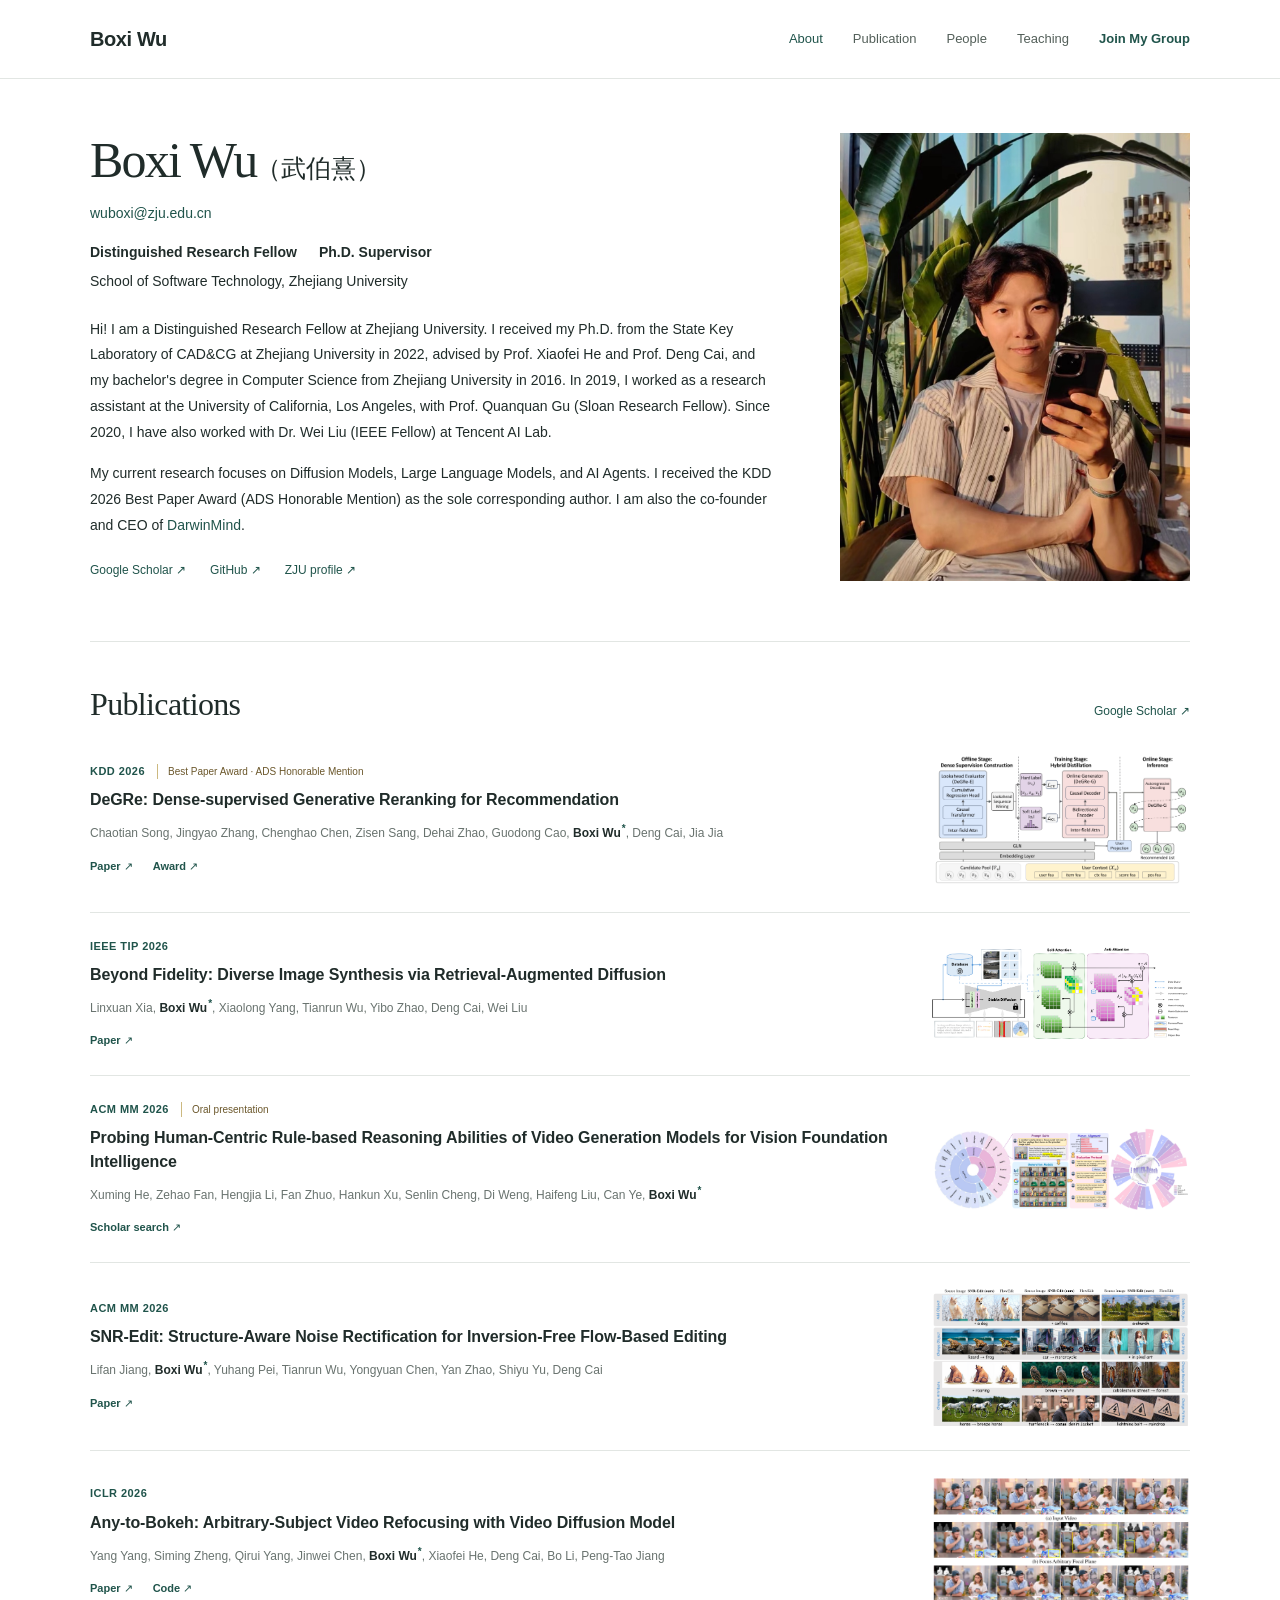
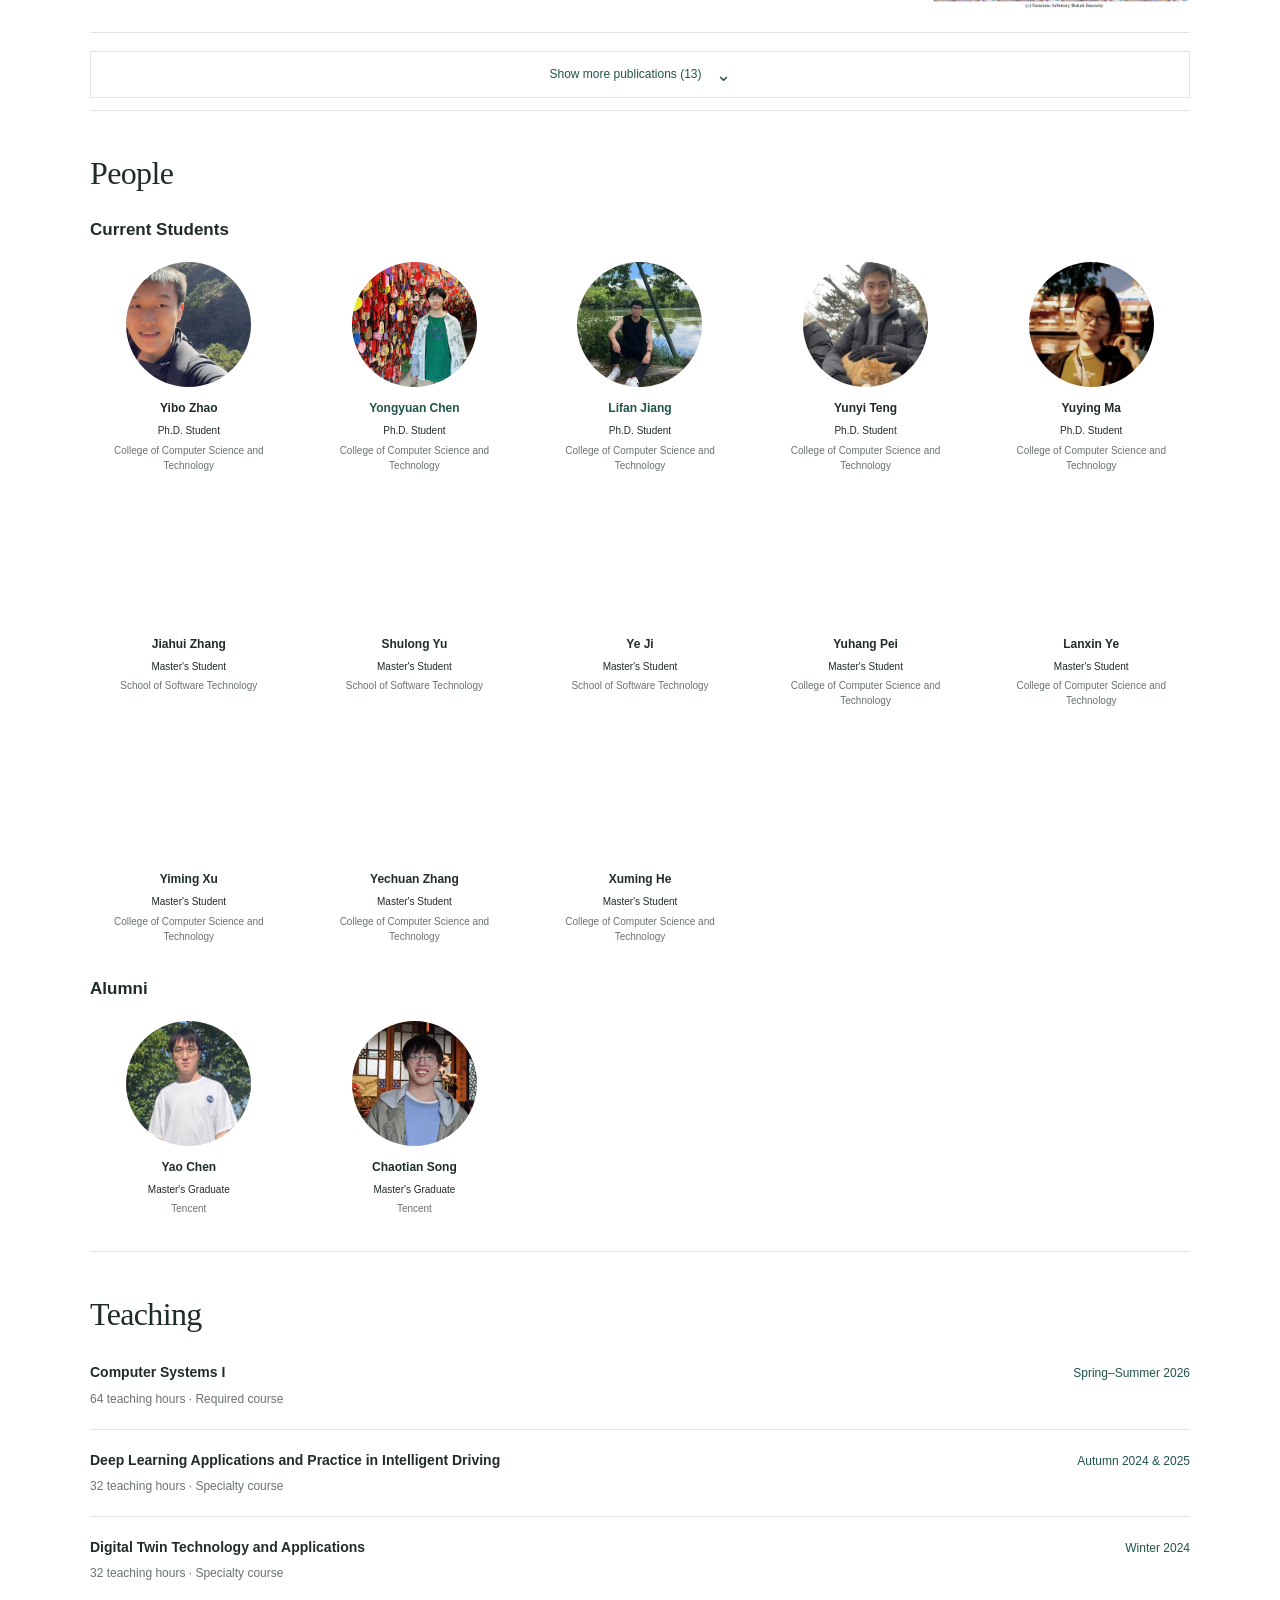
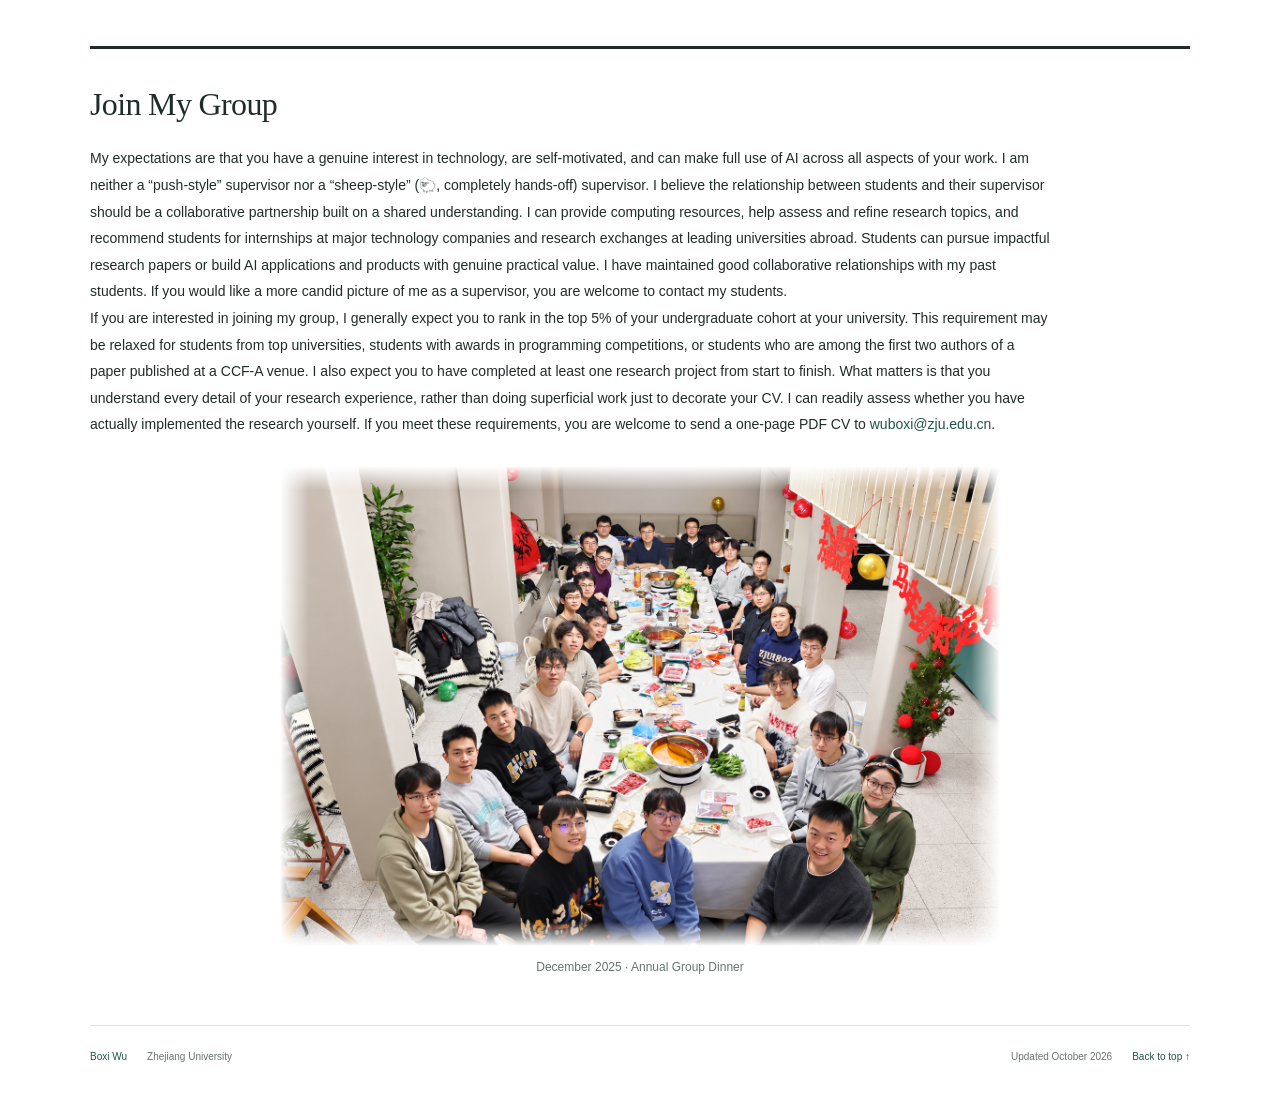
<file: index.html>
<!doctype html><html lang="en"><head>
  <meta charset="utf-8"><meta name="viewport" content="width=device-width, initial-scale=1">
  <title>Boxi Wu (武伯熹) | Zhejiang University</title><meta name="description" content="Boxi Wu (武伯熹), Distinguished Research Fellow at Zhejiang University. My current research focuses on Diffusion Models, Large Language Models, and AI Agents."><meta name="theme-color" content="#ffffff">
  <link rel="canonical" href="https://burcywu.github.io/">
  <meta property="og:type" content="website"><meta property="og:title" content="Boxi Wu (武伯熹) | Zhejiang University"><meta property="og:description" content="Boxi Wu (武伯熹), Distinguished Research Fellow at Zhejiang University. My current research focuses on Diffusion Models, Large Language Models, and AI Agents."><meta property="og:url" content="https://burcywu.github.io/">
  <link rel="icon" href="assets/favicon.svg" type="image/svg+xml"><link rel="stylesheet" href="styles.css">
  <script src="main.js" defer></script><script type="application/ld+json">{"@context":"https://schema.org","@type":"Person","name":"Boxi Wu","alternateName":"武伯熹","url":"https://burcywu.github.io","jobTitle":"Distinguished Research Fellow","affiliation":{"@type":"CollegeOrUniversity","name":"Zhejiang University"},"email":"wuboxi@zju.edu.cn","sameAs":["https://scholar.google.com/citations?user=AqDe35sAAAAJ&hl=en","https://github.com/burcywu","https://person.zju.edu.cn/NB23009"]}</script>
</head>
<body>
  <a class="skip-link" href="#main">Skip to content</a><header class="site-header"><div class="container header-inner">
    <a href="#about" class="brand">Boxi Wu</a>
    <nav aria-label="Main navigation"><a href="#about">About</a><a href="#publications">Publication</a><a href="#people">People</a><a href="#teaching">Teaching</a><a class="nav-contact" href="#join">Join My Group</a></nav>
  </div></header>
  <main id="main" class="container">
    <section class="hero" id="about" aria-labelledby="name-heading"><div class="hero-copy">
      <h1 id="name-heading">Boxi Wu<span class="chinese-name" lang="zh-Hans">（武伯熹）</span></h1>
      <a class="hero-email" href="mailto:wuboxi@zju.edu.cn">wuboxi@zju.edu.cn</a>
      <p class="position"><strong>Distinguished Research Fellow</strong><strong>Ph.D. Supervisor</strong></p>
      <p class="affiliation">School of Software Technology, Zhejiang University</p>
      <p class="biography">Hi! I am a Distinguished Research Fellow at Zhejiang University. I received my Ph.D. from the State Key Laboratory of CAD&amp;CG at Zhejiang University in 2022, advised by Prof. Xiaofei He and Prof. Deng Cai, and my bachelor&#39;s degree in Computer Science from Zhejiang University in 2016. In 2019, I worked as a research assistant at the University of California, Los Angeles, with Prof. Quanquan Gu (Sloan Research Fellow). Since 2020, I have also worked with Dr. Wei Liu (IEEE Fellow) at Tencent AI Lab.</p><p class="biography research-statement">My current research focuses on Diffusion Models, Large Language Models, and AI Agents. I received the KDD 2026 Best Paper Award (ADS Honorable Mention) as the sole corresponding author. I am also the co-founder and CEO of <a href="https://www.qbitai.com/2026/08/474806.html" target="_blank" rel="noopener noreferrer">DarwinMind</a>.</p>
      <div class="hero-links"><a class="" href="https://scholar.google.com/citations?user=AqDe35sAAAAJ&amp;hl=en" target="_blank" rel="noopener noreferrer">Google Scholar <span aria-hidden="true">↗</span></a><a class="" href="https://github.com/burcywu" target="_blank" rel="noopener noreferrer">GitHub <span aria-hidden="true">↗</span></a><a class="" href="https://person.zju.edu.cn/NB23009" target="_blank" rel="noopener noreferrer">ZJU profile <span aria-hidden="true">↗</span></a></div>
    </div><div class="portrait-panel"><img class="portrait" src="assets/boxi-wu.jpg" alt="Portrait of Boxi Wu" width="1078" height="1379" fetchpriority="high" decoding="async"></div></section>
    <section class="section publications-section" id="publications" aria-labelledby="publications-heading"><div class="section-heading"><h2 id="publications-heading">Publications</h2><a class="text-link" href="https://scholar.google.com/citations?user=AqDe35sAAAAJ&amp;hl=en" target="_blank" rel="noopener noreferrer">Google Scholar <span aria-hidden="true">↗</span></a></div>
      <ol class="publication-list featured-publications"><li class="publication" id="paper-degre"><div class="paper-copy">
    <div class="paper-meta"><span class="venue" title="ACM SIGKDD Conference on Knowledge Discovery and Data Mining">KDD 2026</span><span class="paper-award">Best Paper Award · ADS Honorable Mention</span></div>
    <h3>DeGRe: Dense-supervised Generative Reranking for Recommendation</h3><p class="authors">Chaotian Song, Jingyao Zhang, Chenghao Chen, Zisen Sang, Dehai Zhao, Guodong Cao, <strong>Boxi Wu<sup>*</sup></strong>, Deng Cai, Jia Jia</p>
    <div class="paper-links"><a class="" href="https://arxiv.org/abs/2605.25749" target="_blank" rel="noopener noreferrer">Paper <span aria-hidden="true">↗</span></a><a class="" href="https://kdd2026.kdd.org/awards/" target="_blank" rel="noopener noreferrer">Award <span aria-hidden="true">↗</span></a></div>
  </div><figure class="paper-figure"><a class="figure-link" href="assets/papers/degre.png" target="_blank" rel="noopener" aria-label="Enlarge Figure 2 from DeGRe: Dense-supervised Generative Reranking for Recommendation"><img src="assets/papers/degre.png" alt="Original Figure 2 from DeGRe: Dense-supervised Generative Reranking for Recommendation" width="1272" height="675" loading="lazy" decoding="async"></a></figure></li><li class="publication" id="paper-beyond-fidelity"><div class="paper-copy">
    <div class="paper-meta"><span class="venue" title="IEEE Transactions on Image Processing">IEEE TIP 2026</span></div>
    <h3>Beyond Fidelity: Diverse Image Synthesis via Retrieval-Augmented Diffusion</h3><p class="authors">Linxuan Xia, <strong>Boxi Wu<sup>*</sup></strong>, Xiaolong Yang, Tianrun Wu, Yibo Zhao, Deng Cai, Wei Liu</p>
    <div class="paper-links"><a class="" href="https://doi.org/10.1109/TIP.2026.3706287" target="_blank" rel="noopener noreferrer">Paper <span aria-hidden="true">↗</span></a></div>
  </div><figure class="paper-figure"><a class="figure-link" href="assets/papers/beyond-fidelity.png" target="_blank" rel="noopener" aria-label="Enlarge Figure 2 from Beyond Fidelity: Diverse Image Synthesis via Retrieval-Augmented Diffusion"><img src="assets/papers/beyond-fidelity.png" alt="Original Figure 2 from Beyond Fidelity: Diverse Image Synthesis via Retrieval-Augmented Diffusion" width="1542" height="558" loading="lazy" decoding="async"></a></figure></li><li class="publication" id="paper-video-reasoning"><div class="paper-copy">
    <div class="paper-meta"><span class="venue" title="ACM International Conference on Multimedia">ACM MM 2026</span><span class="paper-award">Oral presentation</span></div>
    <h3>Probing Human-Centric Rule-based Reasoning Abilities of Video Generation Models for Vision Foundation Intelligence</h3><p class="authors">Xuming He, Zehao Fan, Hengjia Li, Fan Zhuo, Hankun Xu, Senlin Cheng, Di Weng, Haifeng Liu, Can Ye, <strong>Boxi Wu<sup>*</sup></strong></p>
    <div class="paper-links"><a class="" href="https://scholar.google.com/scholar?q=Probing%20Human-Centric%20Rule-based%20Reasoning%20Abilities%20of%20Video%20Generation%20Models%20for%20Vision%20Foundation%20Intelligence" target="_blank" rel="noopener noreferrer">Scholar search <span aria-hidden="true">↗</span></a></div>
  </div><figure class="paper-figure"><a class="figure-link" href="assets/papers/video-reasoning.png" target="_blank" rel="noopener" aria-label="Enlarge Figure 1 from Probing Human-Centric Rule-based Reasoning Abilities of Video Generation Models for Vision Foundation Intelligence"><img src="assets/papers/video-reasoning.png" alt="Original Figure 1 from Probing Human-Centric Rule-based Reasoning Abilities of Video Generation Models for Vision Foundation Intelligence" width="1389" height="444" loading="lazy" decoding="async"></a></figure></li><li class="publication" id="paper-snr-edit"><div class="paper-copy">
    <div class="paper-meta"><span class="venue" title="ACM International Conference on Multimedia">ACM MM 2026</span></div>
    <h3>SNR-Edit: Structure-Aware Noise Rectification for Inversion-Free Flow-Based Editing</h3><p class="authors">Lifan Jiang, <strong>Boxi Wu<sup>*</sup></strong>, Yuhang Pei, Tianrun Wu, Yongyuan Chen, Yan Zhao, Shiyu Yu, Deng Cai</p>
    <div class="paper-links"><a class="" href="https://arxiv.org/abs/2601.19180" target="_blank" rel="noopener noreferrer">Paper <span aria-hidden="true">↗</span></a></div>
  </div><figure class="paper-figure"><a class="figure-link" href="assets/papers/snr-edit.png" target="_blank" rel="noopener" aria-label="Enlarge Figure 1 from SNR-Edit: Structure-Aware Noise Rectification for Inversion-Free Flow-Based Editing"><img src="assets/papers/snr-edit.png" alt="Original Figure 1 from SNR-Edit: Structure-Aware Noise Rectification for Inversion-Free Flow-Based Editing" width="1470" height="792" loading="lazy" decoding="async"></a></figure></li><li class="publication" id="paper-any-to-bokeh"><div class="paper-copy">
    <div class="paper-meta"><span class="venue" title="International Conference on Learning Representations">ICLR 2026</span></div>
    <h3>Any-to-Bokeh: Arbitrary-Subject Video Refocusing with Video Diffusion Model</h3><p class="authors">Yang Yang, Siming Zheng, Qirui Yang, Jinwei Chen, <strong>Boxi Wu<sup>*</sup></strong>, Xiaofei He, Deng Cai, Bo Li, Peng-Tao Jiang</p>
    <div class="paper-links"><a class="" href="https://arxiv.org/abs/2505.21593" target="_blank" rel="noopener noreferrer">Paper <span aria-hidden="true">↗</span></a><a class="" href="https://github.com/vivoCameraResearch/any-to-bokeh" target="_blank" rel="noopener noreferrer">Code <span aria-hidden="true">↗</span></a></div>
  </div><figure class="paper-figure"><a class="figure-link" href="assets/papers/any-to-bokeh.png" target="_blank" rel="noopener" aria-label="Enlarge Figure 1 from Any-to-Bokeh: Arbitrary-Subject Video Refocusing with Video Diffusion Model"><img src="assets/papers/any-to-bokeh.png" alt="Original Figure 1 from Any-to-Bokeh: Arbitrary-Subject Video Refocusing with Video Diffusion Model" width="1200" height="621" loading="lazy" decoding="async"></a></figure></li></ol>
      <details class="more-publications" id="more-publications"><summary><span data-expand-label>Show more publications (13)</span><span class="expand-arrow" aria-hidden="true">⌄</span></summary><ol class="publication-list" start="6"><li class="publication" id="paper-dsc-track"><div class="paper-copy">
    <div class="paper-meta"><span class="venue" title="AAAI Conference on Artificial Intelligence">AAAI 2026</span><span class="paper-award">Oral presentation</span></div>
    <h3>Delving into Dynamic Scene Cue-Consistency for Robust 3D Multi-Object Tracking</h3><p class="authors">Haonan Zhang, Xinyao Wang, <strong>Boxi Wu<sup>*</sup></strong>, Tu Zheng, Wang Yunhua, Zheng Yang</p>
    <div class="paper-links"><a class="" href="https://ojs.aaai.org/index.php/AAAI/article/view/38242" target="_blank" rel="noopener noreferrer">Paper <span aria-hidden="true">↗</span></a></div>
  </div><figure class="paper-figure"><a class="figure-link" href="assets/papers/dsc-track.png" target="_blank" rel="noopener" aria-label="Enlarge Figure 2 from Delving into Dynamic Scene Cue-Consistency for Robust 3D Multi-Object Tracking"><img src="assets/papers/dsc-track.png" alt="Original Figure 2 from Delving into Dynamic Scene Cue-Consistency for Robust 3D Multi-Object Tracking" width="1515" height="813" loading="lazy" decoding="async"></a></figure></li><li class="publication" id="paper-diagramgpt"><div class="paper-copy">
    <div class="paper-meta"><span class="venue" title="AAAI Conference on Artificial Intelligence">AAAI 2026</span></div>
    <h3>DiagramGPT-Llama3: Enabling Editable, High-Fidelity Diagram Generation with Vision Large Language Models</h3><p class="authors">Yongyuan Chen, Minjie Hong, <strong>Boxi Wu<sup>*</sup></strong>, Xicheng Han</p>
    <div class="paper-links"><a class="" href="https://ojs.aaai.org/index.php/AAAI/article/view/40286" target="_blank" rel="noopener noreferrer">Paper <span aria-hidden="true">↗</span></a></div>
  </div><figure class="paper-figure"><a class="figure-link" href="assets/papers/diagramgpt.png" target="_blank" rel="noopener" aria-label="Enlarge Figure 2 from DiagramGPT-Llama3: Enabling Editable, High-Fidelity Diagram Generation with Vision Large Language Models"><img src="assets/papers/diagramgpt.png" alt="Original Figure 2 from DiagramGPT-Llama3: Enabling Editable, High-Fidelity Diagram Generation with Vision Large Language Models" width="1488" height="522" loading="lazy" decoding="async"></a></figure></li><li class="publication" id="paper-sudo"><div class="paper-copy">
    <div class="paper-meta"><span class="venue" title="Advances in Neural Information Processing Systems">NeurIPS 2025</span></div>
    <h3>Self-Supervised Direct Preference Optimization for Text-to-Image Diffusion Models</h3><p class="authors">Liang Peng, <strong>Boxi Wu<sup>*</sup></strong>, Haoran Cheng, Yibo Zhao, Xiaofei He</p>
    <div class="paper-links"><a class="" href="https://proceedings.neurips.cc/paper_files/paper/2025/hash/03600ae6c3392fd65ad7c3a90c6f7ce8-Abstract-Conference.html" target="_blank" rel="noopener noreferrer">Paper <span aria-hidden="true">↗</span></a><a class="" href="https://github.com/SPengLiang/SUDO" target="_blank" rel="noopener noreferrer">Code <span aria-hidden="true">↗</span></a></div>
  </div><figure class="paper-figure"><a class="figure-link" href="assets/papers/sudo.png" target="_blank" rel="noopener" aria-label="Enlarge Figure 1 from Self-Supervised Direct Preference Optimization for Text-to-Image Diffusion Models"><img src="assets/papers/sudo.png" alt="Original Figure 1 from Self-Supervised Direct Preference Optimization for Text-to-Image Diffusion Models" width="714" height="525" loading="lazy" decoding="async"></a></figure></li><li class="publication" id="paper-lora-composer"><div class="paper-copy">
    <div class="paper-meta"><span class="venue" title="IEEE Transactions on Image Processing">IEEE TIP 2025</span></div>
    <h3>LoRA-Composer: Leveraging Low-Rank Adaptation for Multi-Concept Customization in Training-Free Diffusion Models</h3><p class="authors">Yang Yang, Wen Wang, Liang Peng, Chaotian Song, Yao Chen, Hengjia Li, Xiaolong Yang, Qinglin Lu, Deng Cai, Xiaofei He, <strong>Boxi Wu<sup>*</sup></strong>, Wei Liu</p>
    <div class="paper-links"><a class="" href="https://doi.org/10.1109/TIP.2025.3633153" target="_blank" rel="noopener noreferrer">Paper <span aria-hidden="true">↗</span></a></div>
  </div><figure class="paper-figure"><a class="figure-link" href="assets/papers/lora-composer.png" target="_blank" rel="noopener" aria-label="Enlarge Figure 1 from LoRA-Composer: Leveraging Low-Rank Adaptation for Multi-Concept Customization in Training-Free Diffusion Models"><img src="assets/papers/lora-composer.png" alt="Original Figure 1 from LoRA-Composer: Leveraging Low-Rank Adaptation for Multi-Concept Customization in Training-Free Diffusion Models" width="1191" height="453" loading="lazy" decoding="async"></a></figure></li><li class="publication" id="paper-personalvideo"><div class="paper-copy">
    <div class="paper-meta"><span class="venue" title="IEEE/CVF International Conference on Computer Vision">ICCV 2025</span></div>
    <h3>PersonalVideo: High ID-Fidelity Video Customization without Dynamic and Semantic Degradation</h3><p class="authors">Hengjia Li, Haonan Qiu, Shiwei Zhang, Xiang Wang, Yujie Wei, Zekun Li, Yingya Zhang, <strong>Boxi Wu<sup>*</sup></strong>, Deng Cai</p>
    <div class="paper-links"><a class="" href="https://openaccess.thecvf.com/content/ICCV2025/html/Li_PersonalVideo_High_ID-Fidelity_Video_Customization_without_Dynamic_and_Semantic_Degradation_ICCV_2025_paper.html" target="_blank" rel="noopener noreferrer">Paper <span aria-hidden="true">↗</span></a></div>
  </div><figure class="paper-figure"><a class="figure-link" href="assets/papers/personalvideo.png" target="_blank" rel="noopener" aria-label="Enlarge Figure 1 from PersonalVideo: High ID-Fidelity Video Customization without Dynamic and Semantic Degradation"><img src="assets/papers/personalvideo.png" alt="Original Figure 1 from PersonalVideo: High ID-Fidelity Video Customization without Dynamic and Semantic Degradation" width="1413" height="810" loading="lazy" decoding="async"></a></figure></li><li class="publication" id="paper-magicid"><div class="paper-copy">
    <div class="paper-meta"><span class="venue" title="IEEE/CVF International Conference on Computer Vision">ICCV 2025</span></div>
    <h3>MagicID: Hybrid Preference Optimization for ID-Consistent and Dynamic-Preserved Video Customization</h3><p class="authors">Hengjia Li, Lifan Jiang, Xi Xiao, Tianyang Wang, Hongwei Yi, <strong>Boxi Wu<sup>*</sup></strong>, Deng Cai</p>
    <div class="paper-links"><a class="" href="https://openaccess.thecvf.com/content/ICCV2025/html/Li_MagicID_Hybrid_Preference_Optimization_for_ID-Consistent_and_Dynamic-Preserved_Video_Customization_ICCV_2025_paper.html" target="_blank" rel="noopener noreferrer">Paper <span aria-hidden="true">↗</span></a></div>
  </div><figure class="paper-figure"><a class="figure-link" href="assets/papers/magicid.png" target="_blank" rel="noopener" aria-label="Enlarge Figure 1 from MagicID: Hybrid Preference Optimization for ID-Consistent and Dynamic-Preserved Video Customization"><img src="assets/papers/magicid.png" alt="Original Figure 1 from MagicID: Hybrid Preference Optimization for ID-Consistent and Dynamic-Preserved Video Customization" width="1482" height="864" loading="lazy" decoding="async"></a></figure></li><li class="publication" id="paper-local-control"><div class="paper-copy">
    <div class="paper-meta"><span class="venue" title="AAAI Conference on Artificial Intelligence">AAAI 2025</span></div>
    <h3>Local Conditional Controlling for Text-to-Image Diffusion Models</h3><p class="authors">Yibo Zhao, Liang Peng, Yang Yang, Zekai Luo, Hengjia Li, Yao Chen, Zheng Yang, Xiaofei He, Wei Zhao, Qinglin Lu, Wei Liu, <strong>Boxi Wu<sup>*</sup></strong></p>
    <div class="paper-links"><a class="" href="https://ojs.aaai.org/index.php/AAAI/article/view/33139" target="_blank" rel="noopener noreferrer">Paper <span aria-hidden="true">↗</span></a></div>
  </div><figure class="paper-figure"><a class="figure-link" href="assets/papers/local-control.png" target="_blank" rel="noopener" aria-label="Enlarge Figure 1 from Local Conditional Controlling for Text-to-Image Diffusion Models"><img src="assets/papers/local-control.png" alt="Original Figure 1 from Local Conditional Controlling for Text-to-Image Diffusion Models" width="1512" height="576" loading="lazy" decoding="async"></a></figure></li><li class="publication" id="paper-occupancym3d"><div class="paper-copy">
    <div class="paper-meta"><span class="venue" title="IEEE/CVF Conference on Computer Vision and Pattern Recognition">CVPR 2024</span></div>
    <h3>Learning Occupancy for Monocular 3D Object Detection</h3><p class="authors">Liang Peng, Junkai Xu, Haoran Cheng, Zheng Yang, Xiaopei Wu, Wei Qian, Wenxiao Wang, <strong>Boxi Wu<sup>*</sup></strong>, Deng Cai</p>
    <div class="paper-links"><a class="" href="https://openaccess.thecvf.com/content/CVPR2024/html/Peng_Learning_Occupancy_for_Monocular_3D_Object_Detection_CVPR_2024_paper.html" target="_blank" rel="noopener noreferrer">Paper <span aria-hidden="true">↗</span></a></div>
  </div><figure class="paper-figure"><a class="figure-link" href="assets/papers/occupancym3d.png" target="_blank" rel="noopener" aria-label="Enlarge Figure 1 from Learning Occupancy for Monocular 3D Object Detection"><img src="assets/papers/occupancym3d.png" alt="Original Figure 1 from Learning Occupancy for Monocular 3D Object Detection" width="726" height="276" loading="lazy" decoding="async"></a></figure></li><li class="publication" id="paper-temporal-fusion"><div class="paper-copy">
    <div class="paper-meta"><span class="venue" title="IEEE Transactions on Image Processing">IEEE TIP 2024</span></div>
    <h3>Temporal Feature Fusion for 3D Detection in Monocular Video</h3><p class="authors">Haoran Cheng, Liang Peng, Zheng Yang, Binbin Lin, Xiaofei He, <strong>Boxi Wu<sup>*</sup></strong></p>
    <div class="paper-links"><a class="" href="https://doi.org/10.1109/TIP.2024.3378475" target="_blank" rel="noopener noreferrer">Paper <span aria-hidden="true">↗</span></a></div>
  </div><figure class="paper-figure"><a class="figure-link" href="assets/papers/temporal-fusion.png" target="_blank" rel="noopener" aria-label="Enlarge Figure 2 from Temporal Feature Fusion for 3D Detection in Monocular Video"><img src="assets/papers/temporal-fusion.png" alt="Original Figure 2 from Temporal Feature Fusion for 3D Detection in Monocular Video" width="1542" height="588" loading="lazy" decoding="async"></a></figure></li><li class="publication" id="paper-hboe"><div class="paper-copy">
    <div class="paper-meta"><span class="venue" title="AAAI Conference on Artificial Intelligence">AAAI 2024</span></div>
    <h3>Towards Fine-Grained HBOE with Rendered Orientation Set and Laplace Smoothing</h3><p class="authors">Ruisi Zhao, Mingming Li, Zheng Yang, Binbin Lin, Xiaohui Zhong, Xiaobo Ren, Deng Cai, <strong>Boxi Wu<sup>*</sup></strong></p>
    <div class="paper-links"><a class="" href="https://ojs.aaai.org/index.php/AAAI/article/view/28582" target="_blank" rel="noopener noreferrer">Paper <span aria-hidden="true">↗</span></a></div>
  </div><figure class="paper-figure"><a class="figure-link" href="assets/papers/hboe.png" target="_blank" rel="noopener" aria-label="Enlarge Figure 1 from Towards Fine-Grained HBOE with Rendered Orientation Set and Laplace Smoothing"><img src="assets/papers/hboe.png" alt="Original Figure 1 from Towards Fine-Grained HBOE with Rendered Orientation Set and Laplace Smoothing" width="717" height="741" loading="lazy" decoding="async"></a></figure></li><li class="publication" id="paper-ice"><div class="paper-copy">
    <div class="paper-meta"><span class="venue" title="AAAI Conference on Artificial Intelligence">AAAI 2023</span></div>
    <h3>Towards In-Distribution Compatible Out-of-Distribution Detection</h3><p class="authors"><strong>Boxi Wu</strong>, Jie Jiang, Haidong Ren, Zifan Du, Wenxiao Wang, Zhifeng Li, Deng Cai, Xiaofei He, Binbin Lin, Wei Liu</p>
    <div class="paper-links"><a class="" href="https://ojs.aaai.org/index.php/AAAI/article/view/26230" target="_blank" rel="noopener noreferrer">Paper <span aria-hidden="true">↗</span></a></div>
  </div><figure class="paper-figure"><a class="figure-link" href="assets/papers/ice.png" target="_blank" rel="noopener" aria-label="Enlarge Figure 1 from Towards In-Distribution Compatible Out-of-Distribution Detection"><img src="assets/papers/ice.png" alt="Original Figure 1 from Towards In-Distribution Compatible Out-of-Distribution Detection" width="717" height="357" loading="lazy" decoding="async"></a></figure></li><li class="publication" id="paper-efficient-at"><div class="paper-copy">
    <div class="paper-meta"><span class="venue" title="European Conference on Computer Vision">ECCV 2022</span></div>
    <h3>Towards Efficient Adversarial Training on Vision Transformers</h3><p class="authors"><strong>Boxi Wu</strong>, Jindong Gu, Zhifeng Li, Deng Cai, Xiaofei He, Wei Liu</p>
    <div class="paper-links"><a class="" href="https://arxiv.org/abs/2207.10498" target="_blank" rel="noopener noreferrer">Paper <span aria-hidden="true">↗</span></a></div>
  </div><figure class="paper-figure"><a class="figure-link" href="assets/papers/efficient-at.png" target="_blank" rel="noopener" aria-label="Enlarge Figure 1 from Towards Efficient Adversarial Training on Vision Transformers"><img src="assets/papers/efficient-at.png" alt="Original Figure 1 from Towards Efficient Adversarial Training on Vision Transformers" width="1014" height="381" loading="lazy" decoding="async"></a></figure></li><li class="publication" id="paper-wider-networks"><div class="paper-copy">
    <div class="paper-meta"><span class="venue" title="Advances in Neural Information Processing Systems">NeurIPS 2021</span></div>
    <h3>Do Wider Neural Networks Really Help Adversarial Robustness?</h3><p class="authors"><strong>Boxi Wu</strong>, Jinghui Chen, Deng Cai, Xiaofei He, Quanquan Gu</p>
    <div class="paper-links"><a class="" href="https://proceedings.neurips.cc/paper_files/paper/2021/hash/3937230de3c8041e4da6ac3246a888e8-Abstract.html" target="_blank" rel="noopener noreferrer">Paper <span aria-hidden="true">↗</span></a></div>
  </div><figure class="paper-figure"><a class="figure-link" href="assets/papers/wider-networks.png" target="_blank" rel="noopener" aria-label="Enlarge Figure 1 from Do Wider Neural Networks Really Help Adversarial Robustness?"><img src="assets/papers/wider-networks.png" alt="Original Figure 1 from Do Wider Neural Networks Really Help Adversarial Robustness?" width="585" height="321" loading="lazy" decoding="async"></a></figure></li></ol><button class="button small collapse-publications" type="button" data-collapse-publications hidden>Show fewer publications ↑</button></details>
    </section>
    <section class="section" id="people" aria-labelledby="people-heading"><div class="section-heading"><h2 id="people-heading">People</h2></div><div class="people-group" data-student-group="current"><h3 class="people-subheading">Current Students</h3><div class="people-grid"><article class="person-card" data-student-id="student-03" data-photo-number="03"><a class="student-portrait-link" href="assets/students/phd-03.jpg" target="_blank" rel="noopener" aria-label="View full portrait for Yibo Zhao"><img src="assets/students/phd-03.jpg" width="500" height="500" style="object-position: 22% 35%" alt="Portrait of Yibo Zhao" loading="lazy" decoding="async"></a><div class="person-details"><h4>Yibo Zhao</h4><p class="student-degree">Ph.D. Student</p><p class="person-affiliation">College of Computer Science and Technology</p></div></article><article class="person-card" data-student-id="student-05" data-photo-number="05"><a class="student-portrait-link" href="https://yongyuan-chen.github.io/" target="_blank" rel="noopener noreferrer" aria-label="Visit Yongyuan Chen&#39;s homepage"><img src="assets/students/phd-05.jpg" width="500" height="500" style="object-position: 68% 32%" alt="Portrait of Yongyuan Chen" loading="lazy" decoding="async"></a><div class="person-details"><h4><a href="https://yongyuan-chen.github.io/" target="_blank" rel="noopener noreferrer">Yongyuan Chen</a></h4><p class="student-degree">Ph.D. Student</p><p class="person-affiliation">College of Computer Science and Technology</p></div></article><article class="person-card" data-student-id="student-02" data-photo-number="02"><a class="student-portrait-link" href="https://jianglifan-zju.github.io/?lang=en#honors" target="_blank" rel="noopener noreferrer" aria-label="Visit Lifan Jiang&#39;s homepage"><img src="assets/students/phd-02.jpg" width="500" height="500" style="object-position: 46% 35%" alt="Portrait of Lifan Jiang" loading="lazy" decoding="async"></a><div class="person-details"><h4><a href="https://jianglifan-zju.github.io/?lang=en#honors" target="_blank" rel="noopener noreferrer">Lifan Jiang</a></h4><p class="student-degree">Ph.D. Student</p><p class="person-affiliation">College of Computer Science and Technology</p></div></article><article class="person-card" data-student-id="student-04" data-photo-number="04"><a class="student-portrait-link" href="assets/students/phd-04.jpg" target="_blank" rel="noopener" aria-label="View full portrait for Yunyi Teng"><img src="assets/students/phd-04.jpg" width="500" height="500" style="object-position: 55% 22%" alt="Portrait of Yunyi Teng" loading="lazy" decoding="async"></a><div class="person-details"><h4>Yunyi Teng</h4><p class="student-degree">Ph.D. Student</p><p class="person-affiliation">College of Computer Science and Technology</p></div></article><article class="person-card" data-student-id="student-01" data-photo-number="01"><a class="student-portrait-link" href="assets/students/phd-01.jpg" target="_blank" rel="noopener" aria-label="View full portrait for Yuying Ma"><img src="assets/students/phd-01.jpg" width="500" height="500" style="object-position: 50% 35%" alt="Portrait of Yuying Ma" loading="lazy" decoding="async"></a><div class="person-details"><h4>Yuying Ma</h4><p class="student-degree">Ph.D. Student</p><p class="person-affiliation">College of Computer Science and Technology</p></div></article><article class="person-card" data-student-id="student-06" data-photo-number="06"><a class="student-portrait-link" href="assets/students/jiahui-zhang.jpg" target="_blank" rel="noopener" aria-label="View full portrait for Jiahui Zhang"><img src="assets/students/jiahui-zhang.jpg" width="500" height="500" style="object-position: 50% 55%" alt="Portrait of Jiahui Zhang" loading="lazy" decoding="async"></a><div class="person-details"><h4>Jiahui Zhang</h4><p class="student-degree">Master&#39;s Student</p><p class="person-affiliation">School of Software Technology</p></div></article><article class="person-card" data-student-id="student-07" data-photo-number="07"><a class="student-portrait-link" href="assets/students/shulong-yu.jpg" target="_blank" rel="noopener" aria-label="View full portrait for Shulong Yu"><img src="assets/students/shulong-yu.jpg" width="500" height="500" style="object-position: 45% 35%" alt="Portrait of Shulong Yu" loading="lazy" decoding="async"></a><div class="person-details"><h4>Shulong Yu</h4><p class="student-degree">Master&#39;s Student</p><p class="person-affiliation">School of Software Technology</p></div></article><article class="person-card" data-student-id="student-08" data-photo-number="08"><a class="student-portrait-link" href="assets/students/ye-ji.jpg" target="_blank" rel="noopener" aria-label="View full portrait for Ye Ji"><img src="assets/students/ye-ji.jpg" width="500" height="500" style="object-position: 50% 55%" alt="Portrait of Ye Ji" loading="lazy" decoding="async"></a><div class="person-details"><h4>Ye Ji</h4><p class="student-degree">Master&#39;s Student</p><p class="person-affiliation">School of Software Technology</p></div></article><article class="person-card" data-student-id="student-09" data-photo-number="09"><a class="student-portrait-link" href="assets/students/yuhang-pei.jpg" target="_blank" rel="noopener" aria-label="View full portrait for Yuhang Pei"><img src="assets/students/yuhang-pei.jpg" width="500" height="500" style="object-position: 53% 35%" alt="Portrait of Yuhang Pei" loading="lazy" decoding="async"></a><div class="person-details"><h4>Yuhang Pei</h4><p class="student-degree">Master&#39;s Student</p><p class="person-affiliation">College of Computer Science and Technology</p></div></article><article class="person-card" data-student-id="student-10" data-photo-number="10"><a class="student-portrait-link" href="assets/students/lanxin-ye.jpg" target="_blank" rel="noopener" aria-label="View full portrait for Lanxin Ye"><img src="assets/students/lanxin-ye.jpg" width="500" height="500" style="object-position: 50% 25%" alt="Portrait of Lanxin Ye" loading="lazy" decoding="async"></a><div class="person-details"><h4>Lanxin Ye</h4><p class="student-degree">Master&#39;s Student</p><p class="person-affiliation">College of Computer Science and Technology</p></div></article><article class="person-card" data-student-id="student-11" data-photo-number="11"><a class="student-portrait-link" href="assets/students/yiming-xu.jpg" target="_blank" rel="noopener" aria-label="View full portrait for Yiming Xu"><img src="assets/students/yiming-xu.jpg" width="500" height="500" style="object-position: 50% 35%" alt="Portrait of Yiming Xu" loading="lazy" decoding="async"></a><div class="person-details"><h4>Yiming Xu</h4><p class="student-degree">Master&#39;s Student</p><p class="person-affiliation">College of Computer Science and Technology</p></div></article><article class="person-card" data-student-id="student-19" data-photo-number="15"><a class="student-portrait-link" href="assets/students/yechuan-zhang.jpg" target="_blank" rel="noopener" aria-label="View full portrait for Yechuan Zhang"><img src="assets/students/yechuan-zhang.jpg" width="500" height="500" style="object-position: 60% 35%" alt="Portrait of Yechuan Zhang" loading="lazy" decoding="async"></a><div class="person-details"><h4>Yechuan Zhang</h4><p class="student-degree">Master&#39;s Student</p><p class="person-affiliation">College of Computer Science and Technology</p></div></article><article class="person-card" data-student-id="student-12" data-photo-number="12"><a class="student-portrait-link" href="assets/students/xuming-he.jpg" target="_blank" rel="noopener" aria-label="View full portrait for Xuming He"><img src="assets/students/xuming-he.jpg" width="500" height="500" style="object-position: 40% 35%" alt="Portrait of Xuming He" loading="lazy" decoding="async"></a><div class="person-details"><h4>Xuming He</h4><p class="student-degree">Master&#39;s Student</p><p class="person-affiliation">College of Computer Science and Technology</p></div></article></div></div><div class="people-group" data-student-group="alumni"><h3 class="people-subheading">Alumni</h3><div class="people-grid"><article class="person-card" data-student-id="student-16" data-photo-number="13"><a class="student-portrait-link" href="assets/students/yao-chen.png" target="_blank" rel="noopener" aria-label="View full portrait for Yao Chen"><img src="assets/students/yao-chen.png" width="500" height="500" style="object-position: 50% 35%" alt="Portrait of Yao Chen" loading="lazy" decoding="async"></a><div class="person-details"><h4>Yao Chen</h4><p class="student-degree">Master&#39;s Graduate</p><p class="person-affiliation">Tencent</p></div></article><article class="person-card" data-student-id="student-17" data-photo-number="14"><a class="student-portrait-link" href="assets/students/chaotian-song.jpg" target="_blank" rel="noopener" aria-label="View full portrait for Chaotian Song"><img src="assets/students/chaotian-song.jpg" width="500" height="500" style="object-position: 50% 35%" alt="Portrait of Chaotian Song" loading="lazy" decoding="async"></a><div class="person-details"><h4>Chaotian Song</h4><p class="student-degree">Master&#39;s Graduate</p><p class="person-affiliation">Tencent</p></div></article></div></div></section>
    <section class="section" id="teaching" aria-labelledby="teaching-heading"><div class="section-heading"><h2 id="teaching-heading">Teaching</h2></div><ul class="teaching-list"><li><div><h3>Computer Systems I</h3><p class="muted">64 teaching hours · Required course</p></div><span class="course-term">Spring–Summer 2026</span></li><li><div><h3>Deep Learning Applications and Practice in Intelligent Driving</h3><p class="muted">32 teaching hours · Specialty course</p></div><span class="course-term">Autumn 2024 &amp; 2025</span></li><li><div><h3>Digital Twin Technology and Applications</h3><p class="muted">32 teaching hours · Specialty course</p></div><span class="course-term">Winter 2024</span></li></ul></section>
    <section class="join-section" id="join" aria-labelledby="join-heading"><h2 id="join-heading">Join My Group</h2><p class="recruitment-copy">My expectations are that you have a genuine interest in technology, are self-motivated, and can make full use of AI across all aspects of your work. I am neither a “push-style” supervisor nor a “sheep-style” (🐑, completely hands-off) supervisor. I believe the relationship between students and their supervisor should be a collaborative partnership built on a shared understanding. I can provide computing resources, help assess and refine research topics, and recommend students for internships at major technology companies and research exchanges at leading universities abroad. Students can pursue impactful research papers or build AI applications and products with genuine practical value. I have maintained good collaborative relationships with my past students. If you would like a more candid picture of me as a supervisor, you are welcome to contact my students. <br>If you are interested in joining my group, I generally expect you to rank in the top 5% of your undergraduate cohort at your university. This requirement may be relaxed for students from top universities, students with awards in programming competitions, or students who are among the first two authors of a paper published at a CCF-A venue. I also expect you to have completed at least one research project from start to finish. What matters is that you understand every detail of your research experience, rather than doing superficial work just to decorate your CV. I can readily assess whether you have actually implemented the research yourself. If you meet these requirements, you are welcome to send a one-page PDF CV to <a href="mailto:wuboxi@zju.edu.cn">wuboxi@zju.edu.cn</a>.</p><figure class="group-photo"><div class="group-photo-frame"><img src="assets/group-dinner.png" width="1536" height="1024" alt="Members of my research group at the annual group dinner in December 2025." loading="lazy" decoding="async"></div><figcaption>December 2025 · Annual Group Dinner</figcaption></figure></section>
  </main><footer class="site-footer container"><div><a href="index.html">Boxi Wu</a><span>Zhejiang University</span></div><div><span>Updated October 2026</span><a href="#main">Back to top ↑</a></div></footer>
</body></html>
</file>
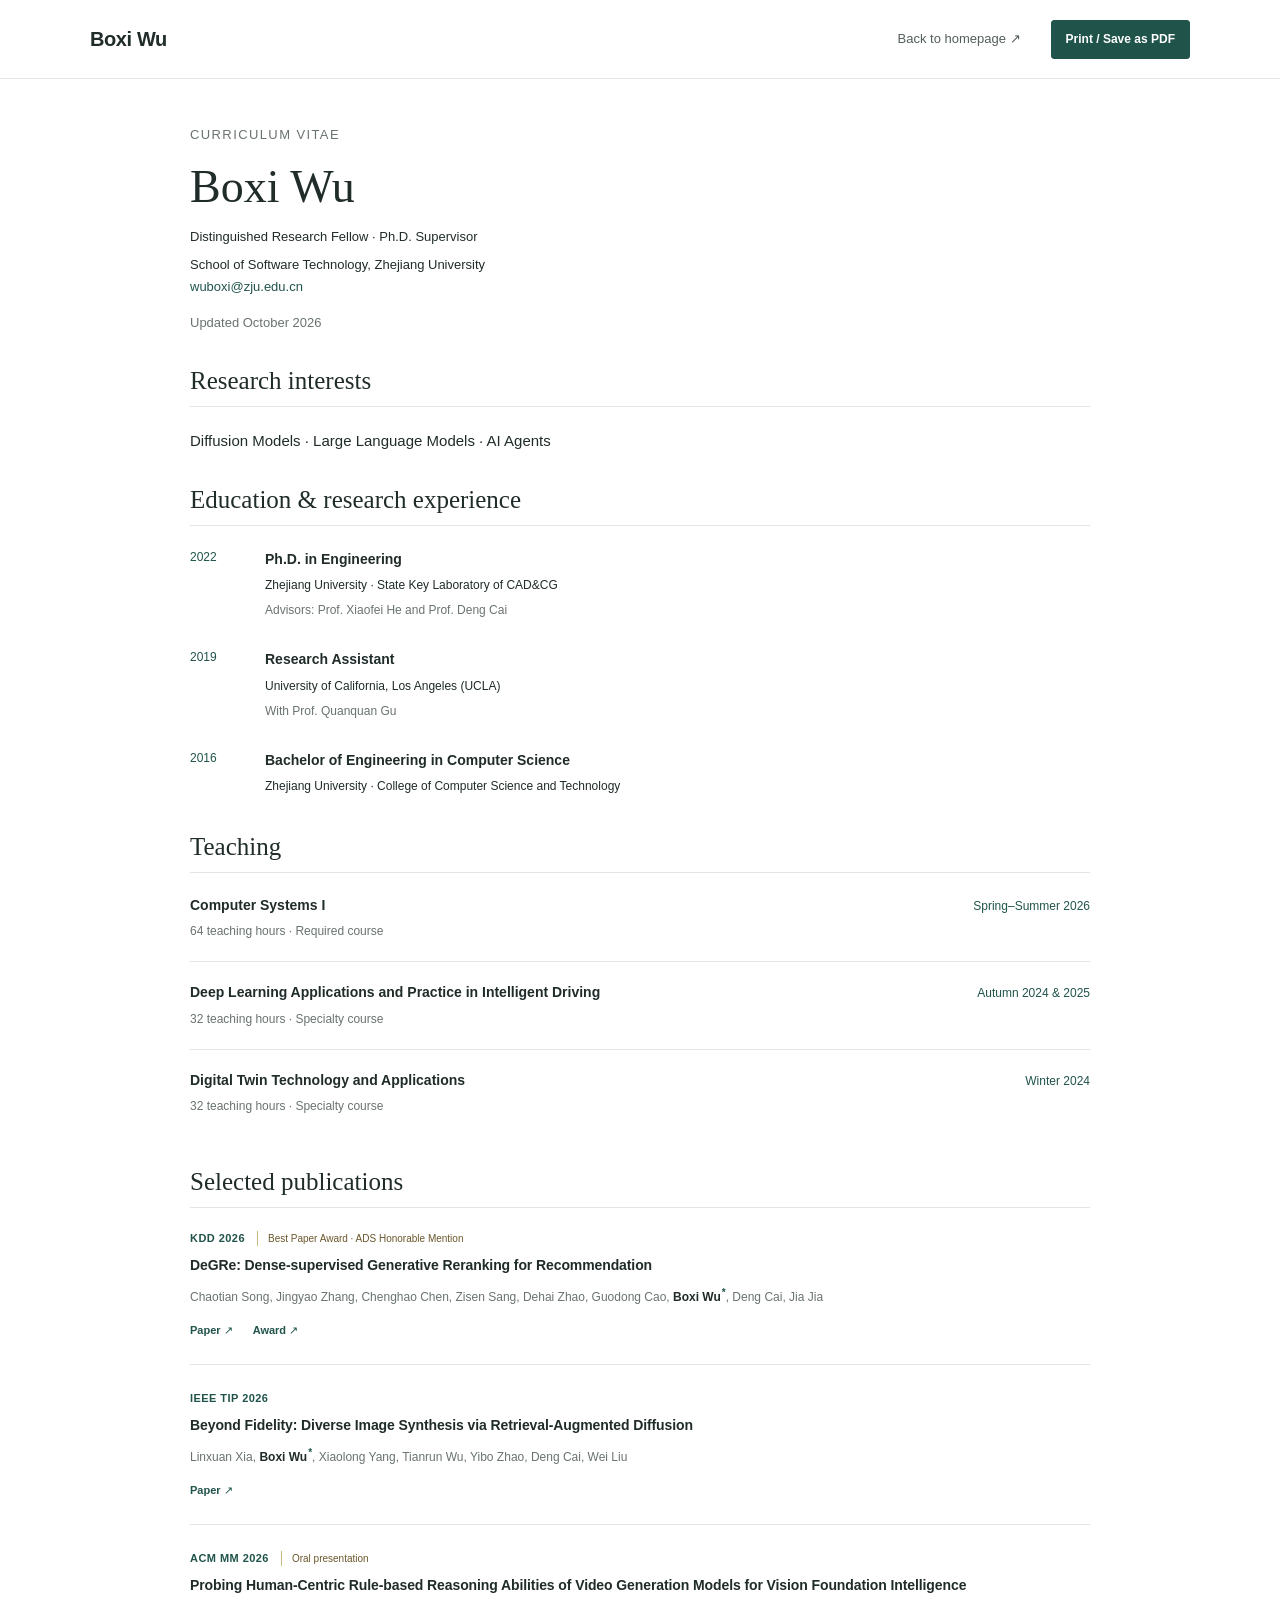
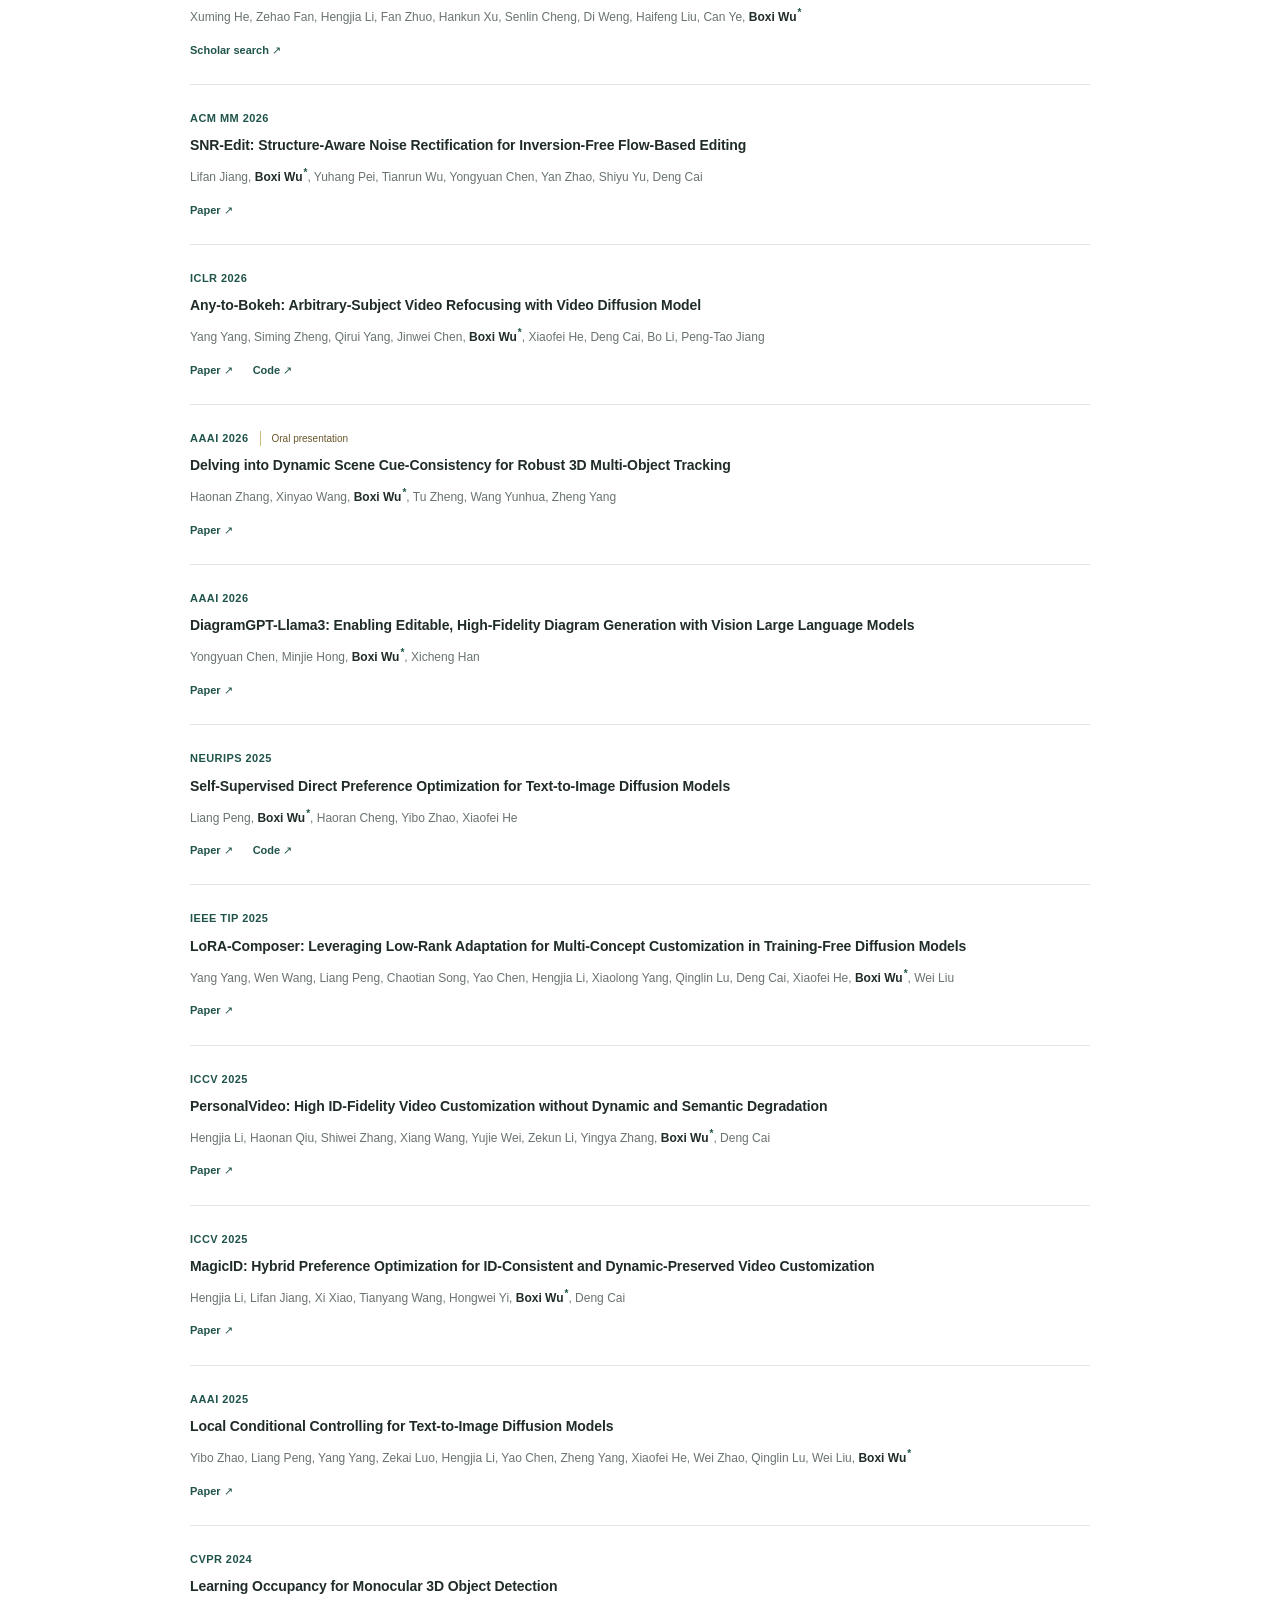
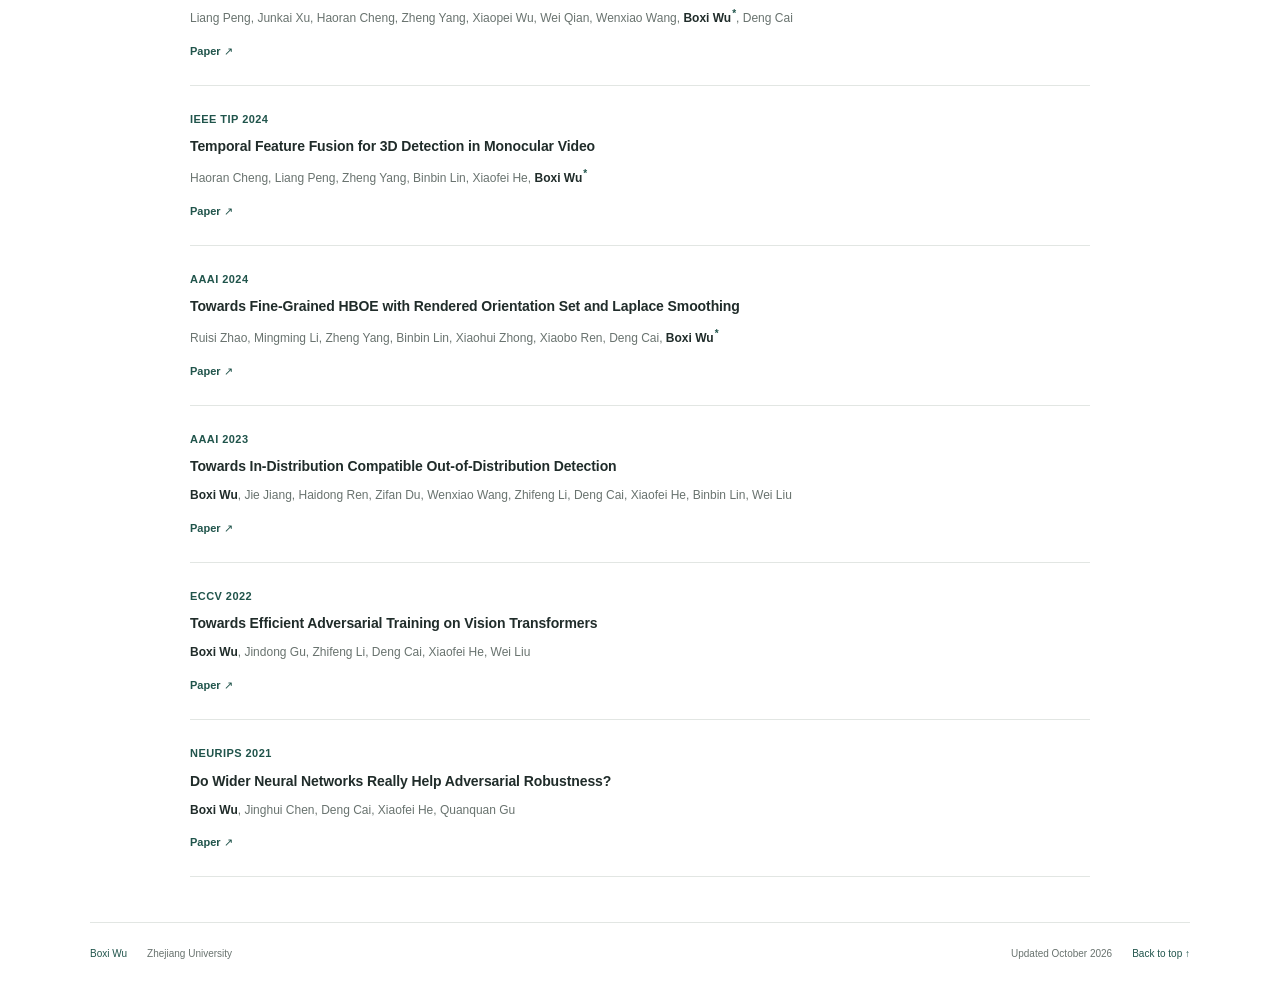
<file: cv.html>
<!doctype html><html lang="en"><head>
  <meta charset="utf-8"><meta name="viewport" content="width=device-width, initial-scale=1">
  <title>Boxi Wu (武伯熹) | Curriculum Vitae</title><meta name="description" content="Academic background, teaching, and publications of Boxi Wu (武伯熹)."><meta name="theme-color" content="#ffffff">
  <link rel="canonical" href="https://burcywu.github.io/cv.html">
  <meta property="og:type" content="website"><meta property="og:title" content="Boxi Wu (武伯熹) | Curriculum Vitae"><meta property="og:description" content="Academic background, teaching, and publications of Boxi Wu (武伯熹)."><meta property="og:url" content="https://burcywu.github.io/cv.html">
  <link rel="icon" href="assets/favicon.svg" type="image/svg+xml"><link rel="stylesheet" href="styles.css">
  <script src="main.js" defer></script><script type="application/ld+json">{"@context":"https://schema.org","@type":"Person","name":"Boxi Wu","alternateName":"武伯熹","url":"https://burcywu.github.io","jobTitle":"Distinguished Research Fellow","affiliation":{"@type":"CollegeOrUniversity","name":"Zhejiang University"},"email":"wuboxi@zju.edu.cn","sameAs":["https://scholar.google.com/citations?user=AqDe35sAAAAJ&hl=en","https://github.com/burcywu","https://person.zju.edu.cn/NB23009"]}</script>
</head><body class="cv-page"><a class="skip-link" href="#main">Skip to content</a><header class="site-header"><div class="container header-inner">
    <a href="index.html" class="brand">Boxi Wu</a>
    <nav aria-label="Main navigation"><a href="index.html">Back to homepage ↗</a><button class="button small" type="button" data-print hidden>Print / Save as PDF</button></nav>
  </div></header><main id="main" class="container cv-content"><p class="eyebrow">Curriculum vitae</p><h1>Boxi Wu</h1><p class="position">Distinguished Research Fellow · Ph.D. Supervisor</p><p>School of Software Technology, Zhejiang University<br><a href="mailto:wuboxi@zju.edu.cn">wuboxi@zju.edu.cn</a></p><p class="cv-updated">Updated October 2026</p><section><h2>Research interests</h2><p>Diffusion Models · Large Language Models · AI Agents</p></section><section><h2>Education & research experience</h2><ol class="timeline"><li><span class="timeline-year">2022</span><div><h3>Ph.D. in Engineering</h3><p>Zhejiang University · State Key Laboratory of CAD&amp;CG</p><p class="muted">Advisors: Prof. Xiaofei He and Prof. Deng Cai</p></div></li><li><span class="timeline-year">2019</span><div><h3>Research Assistant</h3><p>University of California, Los Angeles (UCLA)</p><p class="muted">With Prof. Quanquan Gu</p></div></li><li><span class="timeline-year">2016</span><div><h3>Bachelor of Engineering in Computer Science</h3><p>Zhejiang University · College of Computer Science and Technology</p></div></li></ol></section><section><h2>Teaching</h2><ul class="teaching-list"><li><div><h3>Computer Systems I</h3><p class="muted">64 teaching hours · Required course</p></div><span class="course-term">Spring–Summer 2026</span></li><li><div><h3>Deep Learning Applications and Practice in Intelligent Driving</h3><p class="muted">32 teaching hours · Specialty course</p></div><span class="course-term">Autumn 2024 &amp; 2025</span></li><li><div><h3>Digital Twin Technology and Applications</h3><p class="muted">32 teaching hours · Specialty course</p></div><span class="course-term">Winter 2024</span></li></ul></section><section><h2>Selected publications</h2><ol class="publication-list"><li class="publication compact" id="paper-degre"><div class="paper-copy">
    <div class="paper-meta"><span class="venue" title="ACM SIGKDD Conference on Knowledge Discovery and Data Mining">KDD 2026</span><span class="paper-award">Best Paper Award · ADS Honorable Mention</span></div>
    <h3>DeGRe: Dense-supervised Generative Reranking for Recommendation</h3><p class="authors">Chaotian Song, Jingyao Zhang, Chenghao Chen, Zisen Sang, Dehai Zhao, Guodong Cao, <strong>Boxi Wu<sup>*</sup></strong>, Deng Cai, Jia Jia</p>
    <div class="paper-links"><a class="" href="https://arxiv.org/abs/2605.25749" target="_blank" rel="noopener noreferrer">Paper <span aria-hidden="true">↗</span></a><a class="" href="https://kdd2026.kdd.org/awards/" target="_blank" rel="noopener noreferrer">Award <span aria-hidden="true">↗</span></a></div>
  </div></li><li class="publication compact" id="paper-beyond-fidelity"><div class="paper-copy">
    <div class="paper-meta"><span class="venue" title="IEEE Transactions on Image Processing">IEEE TIP 2026</span></div>
    <h3>Beyond Fidelity: Diverse Image Synthesis via Retrieval-Augmented Diffusion</h3><p class="authors">Linxuan Xia, <strong>Boxi Wu<sup>*</sup></strong>, Xiaolong Yang, Tianrun Wu, Yibo Zhao, Deng Cai, Wei Liu</p>
    <div class="paper-links"><a class="" href="https://doi.org/10.1109/TIP.2026.3706287" target="_blank" rel="noopener noreferrer">Paper <span aria-hidden="true">↗</span></a></div>
  </div></li><li class="publication compact" id="paper-video-reasoning"><div class="paper-copy">
    <div class="paper-meta"><span class="venue" title="ACM International Conference on Multimedia">ACM MM 2026</span><span class="paper-award">Oral presentation</span></div>
    <h3>Probing Human-Centric Rule-based Reasoning Abilities of Video Generation Models for Vision Foundation Intelligence</h3><p class="authors">Xuming He, Zehao Fan, Hengjia Li, Fan Zhuo, Hankun Xu, Senlin Cheng, Di Weng, Haifeng Liu, Can Ye, <strong>Boxi Wu<sup>*</sup></strong></p>
    <div class="paper-links"><a class="" href="https://scholar.google.com/scholar?q=Probing%20Human-Centric%20Rule-based%20Reasoning%20Abilities%20of%20Video%20Generation%20Models%20for%20Vision%20Foundation%20Intelligence" target="_blank" rel="noopener noreferrer">Scholar search <span aria-hidden="true">↗</span></a></div>
  </div></li><li class="publication compact" id="paper-snr-edit"><div class="paper-copy">
    <div class="paper-meta"><span class="venue" title="ACM International Conference on Multimedia">ACM MM 2026</span></div>
    <h3>SNR-Edit: Structure-Aware Noise Rectification for Inversion-Free Flow-Based Editing</h3><p class="authors">Lifan Jiang, <strong>Boxi Wu<sup>*</sup></strong>, Yuhang Pei, Tianrun Wu, Yongyuan Chen, Yan Zhao, Shiyu Yu, Deng Cai</p>
    <div class="paper-links"><a class="" href="https://arxiv.org/abs/2601.19180" target="_blank" rel="noopener noreferrer">Paper <span aria-hidden="true">↗</span></a></div>
  </div></li><li class="publication compact" id="paper-any-to-bokeh"><div class="paper-copy">
    <div class="paper-meta"><span class="venue" title="International Conference on Learning Representations">ICLR 2026</span></div>
    <h3>Any-to-Bokeh: Arbitrary-Subject Video Refocusing with Video Diffusion Model</h3><p class="authors">Yang Yang, Siming Zheng, Qirui Yang, Jinwei Chen, <strong>Boxi Wu<sup>*</sup></strong>, Xiaofei He, Deng Cai, Bo Li, Peng-Tao Jiang</p>
    <div class="paper-links"><a class="" href="https://arxiv.org/abs/2505.21593" target="_blank" rel="noopener noreferrer">Paper <span aria-hidden="true">↗</span></a><a class="" href="https://github.com/vivoCameraResearch/any-to-bokeh" target="_blank" rel="noopener noreferrer">Code <span aria-hidden="true">↗</span></a></div>
  </div></li><li class="publication compact" id="paper-dsc-track"><div class="paper-copy">
    <div class="paper-meta"><span class="venue" title="AAAI Conference on Artificial Intelligence">AAAI 2026</span><span class="paper-award">Oral presentation</span></div>
    <h3>Delving into Dynamic Scene Cue-Consistency for Robust 3D Multi-Object Tracking</h3><p class="authors">Haonan Zhang, Xinyao Wang, <strong>Boxi Wu<sup>*</sup></strong>, Tu Zheng, Wang Yunhua, Zheng Yang</p>
    <div class="paper-links"><a class="" href="https://ojs.aaai.org/index.php/AAAI/article/view/38242" target="_blank" rel="noopener noreferrer">Paper <span aria-hidden="true">↗</span></a></div>
  </div></li><li class="publication compact" id="paper-diagramgpt"><div class="paper-copy">
    <div class="paper-meta"><span class="venue" title="AAAI Conference on Artificial Intelligence">AAAI 2026</span></div>
    <h3>DiagramGPT-Llama3: Enabling Editable, High-Fidelity Diagram Generation with Vision Large Language Models</h3><p class="authors">Yongyuan Chen, Minjie Hong, <strong>Boxi Wu<sup>*</sup></strong>, Xicheng Han</p>
    <div class="paper-links"><a class="" href="https://ojs.aaai.org/index.php/AAAI/article/view/40286" target="_blank" rel="noopener noreferrer">Paper <span aria-hidden="true">↗</span></a></div>
  </div></li><li class="publication compact" id="paper-sudo"><div class="paper-copy">
    <div class="paper-meta"><span class="venue" title="Advances in Neural Information Processing Systems">NeurIPS 2025</span></div>
    <h3>Self-Supervised Direct Preference Optimization for Text-to-Image Diffusion Models</h3><p class="authors">Liang Peng, <strong>Boxi Wu<sup>*</sup></strong>, Haoran Cheng, Yibo Zhao, Xiaofei He</p>
    <div class="paper-links"><a class="" href="https://proceedings.neurips.cc/paper_files/paper/2025/hash/03600ae6c3392fd65ad7c3a90c6f7ce8-Abstract-Conference.html" target="_blank" rel="noopener noreferrer">Paper <span aria-hidden="true">↗</span></a><a class="" href="https://github.com/SPengLiang/SUDO" target="_blank" rel="noopener noreferrer">Code <span aria-hidden="true">↗</span></a></div>
  </div></li><li class="publication compact" id="paper-lora-composer"><div class="paper-copy">
    <div class="paper-meta"><span class="venue" title="IEEE Transactions on Image Processing">IEEE TIP 2025</span></div>
    <h3>LoRA-Composer: Leveraging Low-Rank Adaptation for Multi-Concept Customization in Training-Free Diffusion Models</h3><p class="authors">Yang Yang, Wen Wang, Liang Peng, Chaotian Song, Yao Chen, Hengjia Li, Xiaolong Yang, Qinglin Lu, Deng Cai, Xiaofei He, <strong>Boxi Wu<sup>*</sup></strong>, Wei Liu</p>
    <div class="paper-links"><a class="" href="https://doi.org/10.1109/TIP.2025.3633153" target="_blank" rel="noopener noreferrer">Paper <span aria-hidden="true">↗</span></a></div>
  </div></li><li class="publication compact" id="paper-personalvideo"><div class="paper-copy">
    <div class="paper-meta"><span class="venue" title="IEEE/CVF International Conference on Computer Vision">ICCV 2025</span></div>
    <h3>PersonalVideo: High ID-Fidelity Video Customization without Dynamic and Semantic Degradation</h3><p class="authors">Hengjia Li, Haonan Qiu, Shiwei Zhang, Xiang Wang, Yujie Wei, Zekun Li, Yingya Zhang, <strong>Boxi Wu<sup>*</sup></strong>, Deng Cai</p>
    <div class="paper-links"><a class="" href="https://openaccess.thecvf.com/content/ICCV2025/html/Li_PersonalVideo_High_ID-Fidelity_Video_Customization_without_Dynamic_and_Semantic_Degradation_ICCV_2025_paper.html" target="_blank" rel="noopener noreferrer">Paper <span aria-hidden="true">↗</span></a></div>
  </div></li><li class="publication compact" id="paper-magicid"><div class="paper-copy">
    <div class="paper-meta"><span class="venue" title="IEEE/CVF International Conference on Computer Vision">ICCV 2025</span></div>
    <h3>MagicID: Hybrid Preference Optimization for ID-Consistent and Dynamic-Preserved Video Customization</h3><p class="authors">Hengjia Li, Lifan Jiang, Xi Xiao, Tianyang Wang, Hongwei Yi, <strong>Boxi Wu<sup>*</sup></strong>, Deng Cai</p>
    <div class="paper-links"><a class="" href="https://openaccess.thecvf.com/content/ICCV2025/html/Li_MagicID_Hybrid_Preference_Optimization_for_ID-Consistent_and_Dynamic-Preserved_Video_Customization_ICCV_2025_paper.html" target="_blank" rel="noopener noreferrer">Paper <span aria-hidden="true">↗</span></a></div>
  </div></li><li class="publication compact" id="paper-local-control"><div class="paper-copy">
    <div class="paper-meta"><span class="venue" title="AAAI Conference on Artificial Intelligence">AAAI 2025</span></div>
    <h3>Local Conditional Controlling for Text-to-Image Diffusion Models</h3><p class="authors">Yibo Zhao, Liang Peng, Yang Yang, Zekai Luo, Hengjia Li, Yao Chen, Zheng Yang, Xiaofei He, Wei Zhao, Qinglin Lu, Wei Liu, <strong>Boxi Wu<sup>*</sup></strong></p>
    <div class="paper-links"><a class="" href="https://ojs.aaai.org/index.php/AAAI/article/view/33139" target="_blank" rel="noopener noreferrer">Paper <span aria-hidden="true">↗</span></a></div>
  </div></li><li class="publication compact" id="paper-occupancym3d"><div class="paper-copy">
    <div class="paper-meta"><span class="venue" title="IEEE/CVF Conference on Computer Vision and Pattern Recognition">CVPR 2024</span></div>
    <h3>Learning Occupancy for Monocular 3D Object Detection</h3><p class="authors">Liang Peng, Junkai Xu, Haoran Cheng, Zheng Yang, Xiaopei Wu, Wei Qian, Wenxiao Wang, <strong>Boxi Wu<sup>*</sup></strong>, Deng Cai</p>
    <div class="paper-links"><a class="" href="https://openaccess.thecvf.com/content/CVPR2024/html/Peng_Learning_Occupancy_for_Monocular_3D_Object_Detection_CVPR_2024_paper.html" target="_blank" rel="noopener noreferrer">Paper <span aria-hidden="true">↗</span></a></div>
  </div></li><li class="publication compact" id="paper-temporal-fusion"><div class="paper-copy">
    <div class="paper-meta"><span class="venue" title="IEEE Transactions on Image Processing">IEEE TIP 2024</span></div>
    <h3>Temporal Feature Fusion for 3D Detection in Monocular Video</h3><p class="authors">Haoran Cheng, Liang Peng, Zheng Yang, Binbin Lin, Xiaofei He, <strong>Boxi Wu<sup>*</sup></strong></p>
    <div class="paper-links"><a class="" href="https://doi.org/10.1109/TIP.2024.3378475" target="_blank" rel="noopener noreferrer">Paper <span aria-hidden="true">↗</span></a></div>
  </div></li><li class="publication compact" id="paper-hboe"><div class="paper-copy">
    <div class="paper-meta"><span class="venue" title="AAAI Conference on Artificial Intelligence">AAAI 2024</span></div>
    <h3>Towards Fine-Grained HBOE with Rendered Orientation Set and Laplace Smoothing</h3><p class="authors">Ruisi Zhao, Mingming Li, Zheng Yang, Binbin Lin, Xiaohui Zhong, Xiaobo Ren, Deng Cai, <strong>Boxi Wu<sup>*</sup></strong></p>
    <div class="paper-links"><a class="" href="https://ojs.aaai.org/index.php/AAAI/article/view/28582" target="_blank" rel="noopener noreferrer">Paper <span aria-hidden="true">↗</span></a></div>
  </div></li><li class="publication compact" id="paper-ice"><div class="paper-copy">
    <div class="paper-meta"><span class="venue" title="AAAI Conference on Artificial Intelligence">AAAI 2023</span></div>
    <h3>Towards In-Distribution Compatible Out-of-Distribution Detection</h3><p class="authors"><strong>Boxi Wu</strong>, Jie Jiang, Haidong Ren, Zifan Du, Wenxiao Wang, Zhifeng Li, Deng Cai, Xiaofei He, Binbin Lin, Wei Liu</p>
    <div class="paper-links"><a class="" href="https://ojs.aaai.org/index.php/AAAI/article/view/26230" target="_blank" rel="noopener noreferrer">Paper <span aria-hidden="true">↗</span></a></div>
  </div></li><li class="publication compact" id="paper-efficient-at"><div class="paper-copy">
    <div class="paper-meta"><span class="venue" title="European Conference on Computer Vision">ECCV 2022</span></div>
    <h3>Towards Efficient Adversarial Training on Vision Transformers</h3><p class="authors"><strong>Boxi Wu</strong>, Jindong Gu, Zhifeng Li, Deng Cai, Xiaofei He, Wei Liu</p>
    <div class="paper-links"><a class="" href="https://arxiv.org/abs/2207.10498" target="_blank" rel="noopener noreferrer">Paper <span aria-hidden="true">↗</span></a></div>
  </div></li><li class="publication compact" id="paper-wider-networks"><div class="paper-copy">
    <div class="paper-meta"><span class="venue" title="Advances in Neural Information Processing Systems">NeurIPS 2021</span></div>
    <h3>Do Wider Neural Networks Really Help Adversarial Robustness?</h3><p class="authors"><strong>Boxi Wu</strong>, Jinghui Chen, Deng Cai, Xiaofei He, Quanquan Gu</p>
    <div class="paper-links"><a class="" href="https://proceedings.neurips.cc/paper_files/paper/2021/hash/3937230de3c8041e4da6ac3246a888e8-Abstract.html" target="_blank" rel="noopener noreferrer">Paper <span aria-hidden="true">↗</span></a></div>
  </div></li></ol></section></main><footer class="site-footer container"><div><a href="index.html">Boxi Wu</a><span>Zhejiang University</span></div><div><span>Updated October 2026</span><a href="#main">Back to top ↑</a></div></footer></body></html>
</file>
<file: styles.css>
:root { color-scheme: light; --paper: #fff; --ink: #202c2a; --muted: #69736f; --green: #20544b; --line: #e2e6e3; --serif: Georgia, 'Times New Roman', serif; --sans: -apple-system, BlinkMacSystemFont, 'Segoe UI', Arial, sans-serif; }
* { box-sizing: border-box; }
html { scroll-behavior: smooth; scroll-padding-top: 100px; }
body { margin: 0; background: var(--paper); color: var(--ink); font: 15px/1.75 var(--sans); -webkit-font-smoothing: antialiased; }
[hidden] { display: none !important; }
a { color: var(--green); text-decoration: none; }
a:hover { text-decoration: underline; text-underline-offset: 4px; }
button, input { font: inherit; }
button { cursor: pointer; }
a:focus-visible, button:focus-visible, summary:focus-visible { outline: 3px solid #6c968b; outline-offset: 4px; }
img { display: block; max-width: 100%; }
h1, h2, h3, h4, p { margin-top: 0; }
::selection { background: #e0eee8; }
.container { width: min(1100px, calc(100% - 80px)); margin-inline: auto; }
.skip-link { position: fixed; top: -80px; left: 16px; z-index: 100; padding: 10px 18px; background: #fff; }
.skip-link:focus { top: 10px; }
.site-header { position: sticky; top: 0; z-index: 20; background: #fff; border-bottom: 1px solid var(--line); }
.header-inner { display: flex; align-items: center; justify-content: space-between; gap: 26px; min-height: 78px; }
.brand { color: var(--ink); font-size: 20px; font-weight: 650; letter-spacing: -.4px; white-space: nowrap; }
nav { display: flex; align-items: center; gap: 30px; font-size: 13px; }
nav a { color: #535f59; white-space: nowrap; }
nav a[aria-current], nav a:hover { color: var(--green); }
nav .nav-contact { color: var(--green); font-weight: 600; }
.hero { display: grid; grid-template-columns: minmax(0, 1fr) 350px; gap: 65px; padding: 54px 0 48px; align-items: stretch; }
.hero h1 { font: 400 50px/1.1 var(--serif); letter-spacing: -1.8px; margin: 0 0 12px; }
.chinese-name { font: 400 .5em/1.1 var(--sans); letter-spacing: 0; white-space: nowrap; }
.hero-email { font-size: 14px; display: inline-block; margin-bottom: 14px; }
.position { display: flex; flex-wrap: wrap; gap: 5px 22px; font-size: 14px; margin-bottom: 5px; }
.position strong { font-weight: 650; }
.affiliation { font-size: 14px; margin-bottom: 23px; }
.biography { font-size: 14px; line-height: 1.85; margin-bottom: 15px; }
.research-statement { margin-bottom: 21px; }
.hero-links { display: flex; flex-wrap: wrap; gap: 8px 24px; font-size: 12px; }
.portrait-panel { position: relative; min-height: 0; overflow: hidden; }
.portrait { position: absolute; inset: 0; width: 100%; height: 100%; object-fit: cover; object-position: 50% 50%; }
.monogram { width: 310px; aspect-ratio: 1; border: 1px solid var(--line); display: grid; place-items: center; font: 60px var(--serif); }
.section { padding-top: 42px; margin-top: 12px; border-top: 1px solid var(--line); }
.section-heading { display: flex; align-items: baseline; justify-content: space-between; gap: 20px; margin-bottom: 27px; }
.section-heading h2, .join-section h2 { font: 32px/1.25 var(--serif); letter-spacing: -.65px; margin: 0; }
.text-link { font-size: 12px; }
.publication-list { list-style: none; padding: 0; margin: 0; }
.publication { display: grid; grid-template-columns: minmax(0, 1fr) 258px; gap: 30px; align-items: center; padding: 0 0 24px; margin-bottom: 24px; border-bottom: 1px solid var(--line); }
.paper-copy { min-width: 0; }
.paper-meta { display: flex; flex-wrap: wrap; align-items: center; gap: 8px 12px; margin-bottom: 7px; }
.venue { color: var(--green); font-size: 11px; font-weight: 650; text-transform: uppercase; letter-spacing: .45px; }
.paper-award { font-size: 10px; color: #6b572b; border-left: 1px solid #ccb980; padding-left: 10px; line-height: 1.5; }
.publication h3 { font: 600 16px/1.5 var(--sans); margin: 0 0 8px; letter-spacing: -.1px; }
.authors { font-size: 12px; color: var(--muted); line-height: 1.8; margin-bottom: 12px; }
.authors strong { color: var(--ink); font-weight: 650; }
.authors sup { color: var(--green); font-size: 10px; margin-left: 1px; }
.author-pending { font-size: 10px; }
.paper-links { display: flex; flex-wrap: wrap; gap: 20px; font-size: 11px; font-weight: 550; }
.paper-figure { margin: 0; min-width: 0; }
.figure-link { display: flex; align-items: center; justify-content: center; min-height: 108px; }
.paper-figure img { width: 100%; max-height: 152px; height: auto; object-fit: contain; }
.figure-pending { border: 1px dashed #d6dcd7; min-height: 123px; display: flex; flex-direction: column; justify-content: center; align-items: center; gap: 8px; text-align: center; padding: 16px; }
.figure-pending span { font-size: 11px; color: var(--muted); }
.figure-pending small { font-size: 9px; color: var(--muted); }
.more-publications { margin-top: -6px; }
.more-publications summary { list-style: none; display: flex; align-items: center; justify-content: center; gap: 14px; border: 1px solid var(--line); background: #fff; padding: 12px 18px; color: var(--green); font-size: 12px; cursor: pointer; }
.more-publications summary::-webkit-details-marker { display: none; }
.more-publications[open] > .publication-list { padding-top: 28px; }
.expand-arrow { font-size: 18px; line-height: 1; }
.more-publications[open] .expand-arrow { transform: rotate(180deg); }
.collapse-publications { margin-bottom: 14px; }
.people-group { margin-bottom: 32px; }
.people-subheading { display: flex; align-items: baseline; gap: 16px; font: 600 17px var(--sans); margin-bottom: 22px; }
.people-grid { display: grid; grid-template-columns: repeat(5, minmax(0, 1fr)); gap: 22px 28px; }
.person-card { min-width: 0; text-align: center; }
.student-portrait-link { display: block; width: fit-content; margin-inline: auto; }
.person-card img { width: 125px; height: 125px; object-fit: cover; border-radius: 50%; margin-inline: auto; }
.person-details { padding-top: 11px; }
.person-details h4 { font-size: 12px; font-weight: 600; margin-bottom: 3px; }
.person-details p { margin-bottom: 3px; font-size: 10px; }
.person-details .person-affiliation { color: var(--muted); line-height: 1.5; }
.draft-label, .profile-pending { color: var(--muted); }
.group-pending { font-size: 12px; }
.teaching-list { list-style: none; padding: 0; margin: 0 0 18px; }
.teaching-list li { display: flex; justify-content: space-between; gap: 30px; padding-bottom: 19px; margin-bottom: 19px; border-bottom: 1px solid var(--line); }
.teaching-list li:last-child { border: 0; }
.teaching-list h3 { font-size: 14px; line-height: 1.6; font-weight: 600; margin-bottom: 5px; }
.teaching-list p { font-size: 12px; margin: 0; }
.course-term { font-size: 12px; color: var(--green); text-align: right; min-width: 145px; padding-top: 2px; }
.muted { color: var(--muted); }
.join-section { background: #fff; border-top: 3px solid var(--ink); margin: 43px 0 47px; padding-top: 35px; }
.join-section h2 { margin-bottom: 21px; }
.join-section .recruitment-copy { max-width: 960px; font-size: 14px; line-height: 1.9; margin-bottom: 0; }
.group-photo { max-width: 720px; margin: 28px auto 0; }
.group-photo-frame { position: relative; }
.group-photo-frame::after { content: ''; position: absolute; inset: 0; pointer-events: none; background: linear-gradient(to right, #fff 0%, transparent 4%, transparent 96%, #fff 100%), linear-gradient(to bottom, #fff 0%, transparent 5%, transparent 95%, #fff 100%); }
.group-photo img { width: 100%; height: auto; }
.group-photo figcaption { margin-top: 11px; color: var(--muted); font-size: 12px; text-align: center; }
.button { display: inline-flex; gap: 20px; align-items: center; justify-content: center; padding: 11px 21px; background: var(--green); color: #fff; border: 1px solid var(--green); border-radius: 3px; font-size: 12px; font-weight: 550; white-space: nowrap; }
.button:hover { text-decoration: none; background: #163f36; }
.button.small { padding: 8px 14px; }
.site-footer { display: flex; justify-content: space-between; gap: 30px; padding: 22px 0 28px; border-top: 1px solid var(--line); font-size: 10px; color: var(--muted); }
.site-footer > div { display: flex; gap: 20px; }
.preview-banner { font-size: 10px; color: var(--muted); background: #fff; border-bottom: 1px solid var(--line); padding: 6px 20px; text-align: center; }
.eyebrow { color: var(--muted); font-size: 10px; text-transform: uppercase; letter-spacing: 1.4px; }
.cv-content { max-width: 900px; padding-top: 45px; }
.cv-content h1 { font: 46px var(--serif); margin-bottom: 13px; }
.cv-content > p { font-size: 13px; }
.cv-updated { color: var(--muted); }
.cv-content section { margin-top: 32px; }
.cv-content section > h2 { font: 25px var(--serif); border-bottom: 1px solid var(--line); padding-bottom: 11px; }
.compact { display: block; }
.compact h3 { font-size: 14px; }
.timeline { list-style: none; padding: 0; }
.timeline li { display: grid; grid-template-columns: 55px 1fr; gap: 20px; margin-bottom: 22px; }
.timeline-year { color: var(--green); font-size: 12px; }
.timeline h3 { font-size: 14px; margin-bottom: 4px; }
.timeline p { font-size: 12px; margin-bottom: 4px; }
.cv-page .site-footer { margin-top: 45px; }
@media (max-width: 1000px) {
  .container { width: calc(100% - 60px); }
  .hero { grid-template-columns: minmax(0, 1fr) 300px; gap: 38px; }
  .publication { grid-template-columns: minmax(0, 1fr) 220px; gap: 24px; }
  nav { gap: 22px; }
  .people-grid { gap: 22px 16px; }
  .person-card img { width: 110px; height: 110px; }
}
@media (max-width: 760px) {
  html { scroll-padding-top: 108px; }
  .container { width: calc(100% - 40px); }
  .header-inner { flex-wrap: wrap; gap: 8px; padding-block: 12px; min-height: 91px; }
  .brand { font-size: 18px; width: 100%; }
  nav { width: 100%; gap: 10px; font-size: 11px; justify-content: space-between; }
  .hero { grid-template-columns: 1fr; padding: 35px 0 31px; gap: 24px; }
  .hero h1 { font-size: 42px; letter-spacing: -1.1px; }
  .hero-email { font-size: 13px; }
  .position { font-size: 12px; gap: 4px 18px; }
  .affiliation { font-size: 12px; }
  .biography { font-size: 13px; }
  .portrait-panel { order: 2; width: min(360px, 100%); position: static; overflow: visible; }
  .portrait { position: static; height: auto; object-fit: contain; }
  .hero-links { font-size: 11px; gap: 9px 18px; }
  .section { padding-top: 32px; margin-top: 7px; }
  .section-heading { margin-bottom: 22px; }
  .section-heading h2, .join-section h2 { font-size: 28px; }
  .publication { grid-template-columns: minmax(0, 1fr) 155px; gap: 18px; }
  .publication h3 { font-size: 14px; }
  .authors { font-size: 11px; }
  .paper-figure img { max-height: 140px; }
  .figure-pending { padding: 10px; min-height: 106px; }
  .people-grid { grid-template-columns: repeat(3, minmax(0, 1fr)); gap: 23px 16px; }
  .person-card img { width: 98px; height: 98px; }
  .people-subheading { font-size: 16px; }
  .teaching-list li { gap: 15px; }
  .teaching-list h3 { font-size: 13px; }
  .course-term { min-width: 113px; font-size: 10px; }
  .join-section { margin-top: 30px; padding-top: 28px; }
  .join-section .recruitment-copy { font-size: 13px; }
  .site-footer { flex-direction: column; gap: 8px; }
  .site-footer > div { justify-content: space-between; }
  .cv-content h1 { font-size: 40px; }
}
@media (max-width: 560px) {
  .publication { grid-template-columns: 1fr; gap: 16px; }
  .paper-figure { width: min(290px, 100%); justify-self: start; }
  .figure-link { justify-content: flex-start; }
  .paper-figure img { width: auto; max-width: 100%; max-height: 160px; }
  .people-grid { gap: 20px 12px; }
  .person-card img { width: 88px; height: 88px; }
  .people-subheading { gap: 10px; flex-wrap: wrap; }
  .course-term { min-width: 96px; }
}
@media (max-width: 360px) {
  .container { width: calc(100% - 28px); }
  nav { font-size: 10px; gap: 8px; }
  .people-grid { grid-template-columns: repeat(2, minmax(0, 1fr)); }
}
@media (prefers-reduced-motion: reduce) { html { scroll-behavior: auto; } }
@media print {
  @page { size: A4; margin: 17mm; }
  body { background: #fff; color: #000; font-size: 10pt; }
  .container { width: 100%; max-width: none; }
  .site-header, .site-footer, .preview-banner, .hero-links, .skip-link, .paper-links, .paper-figure, .collapse-publications, .more-publications > summary { display: none !important; }
  .hero { display: block; padding: 0 0 12px; }
  .portrait-panel { display: none; }
  .hero h1 { font-size: 30pt; }
  .section { margin-top: 20px; padding-top: 12px; }
  .section-heading .text-link { display: none; }
  .cv-content { padding-top: 0; }
  .cv-content h1 { font-size: 30pt; }
  .cv-content > p { font-size: 10pt; }
  .cv-content section { margin-top: 22px; }
  .cv-content section > h2 { font-size: 16pt; }
  .publication { display: block; }
  .timeline li, .teaching-list li, .publication { break-inside: avoid; }
  .publication h3 { font-size: 10pt; }
  .authors { font-size: 8pt; }
  .publication { margin-bottom: 10px; padding-bottom: 9px; }
  h2, h3 { break-after: avoid; }
  a { color: inherit; }
  .join-section { padding-top: 15px; }
}
</file>
